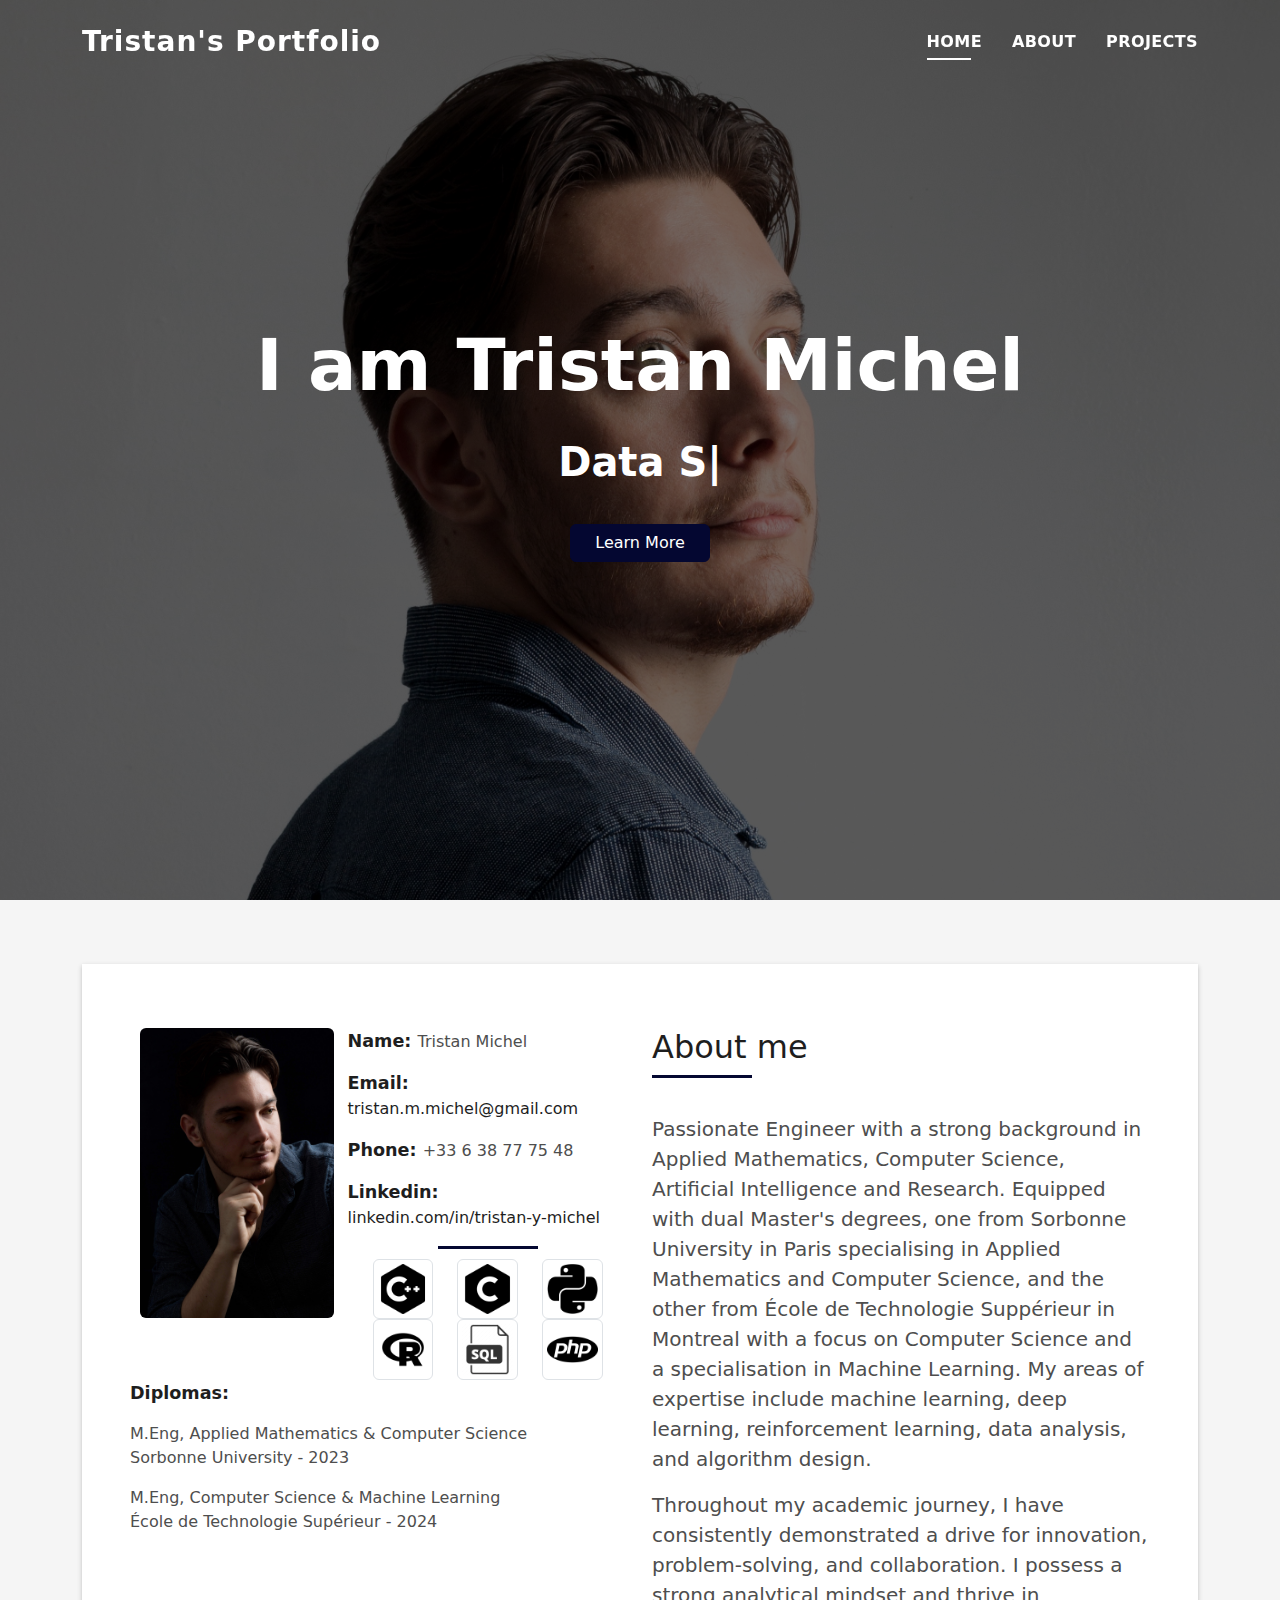
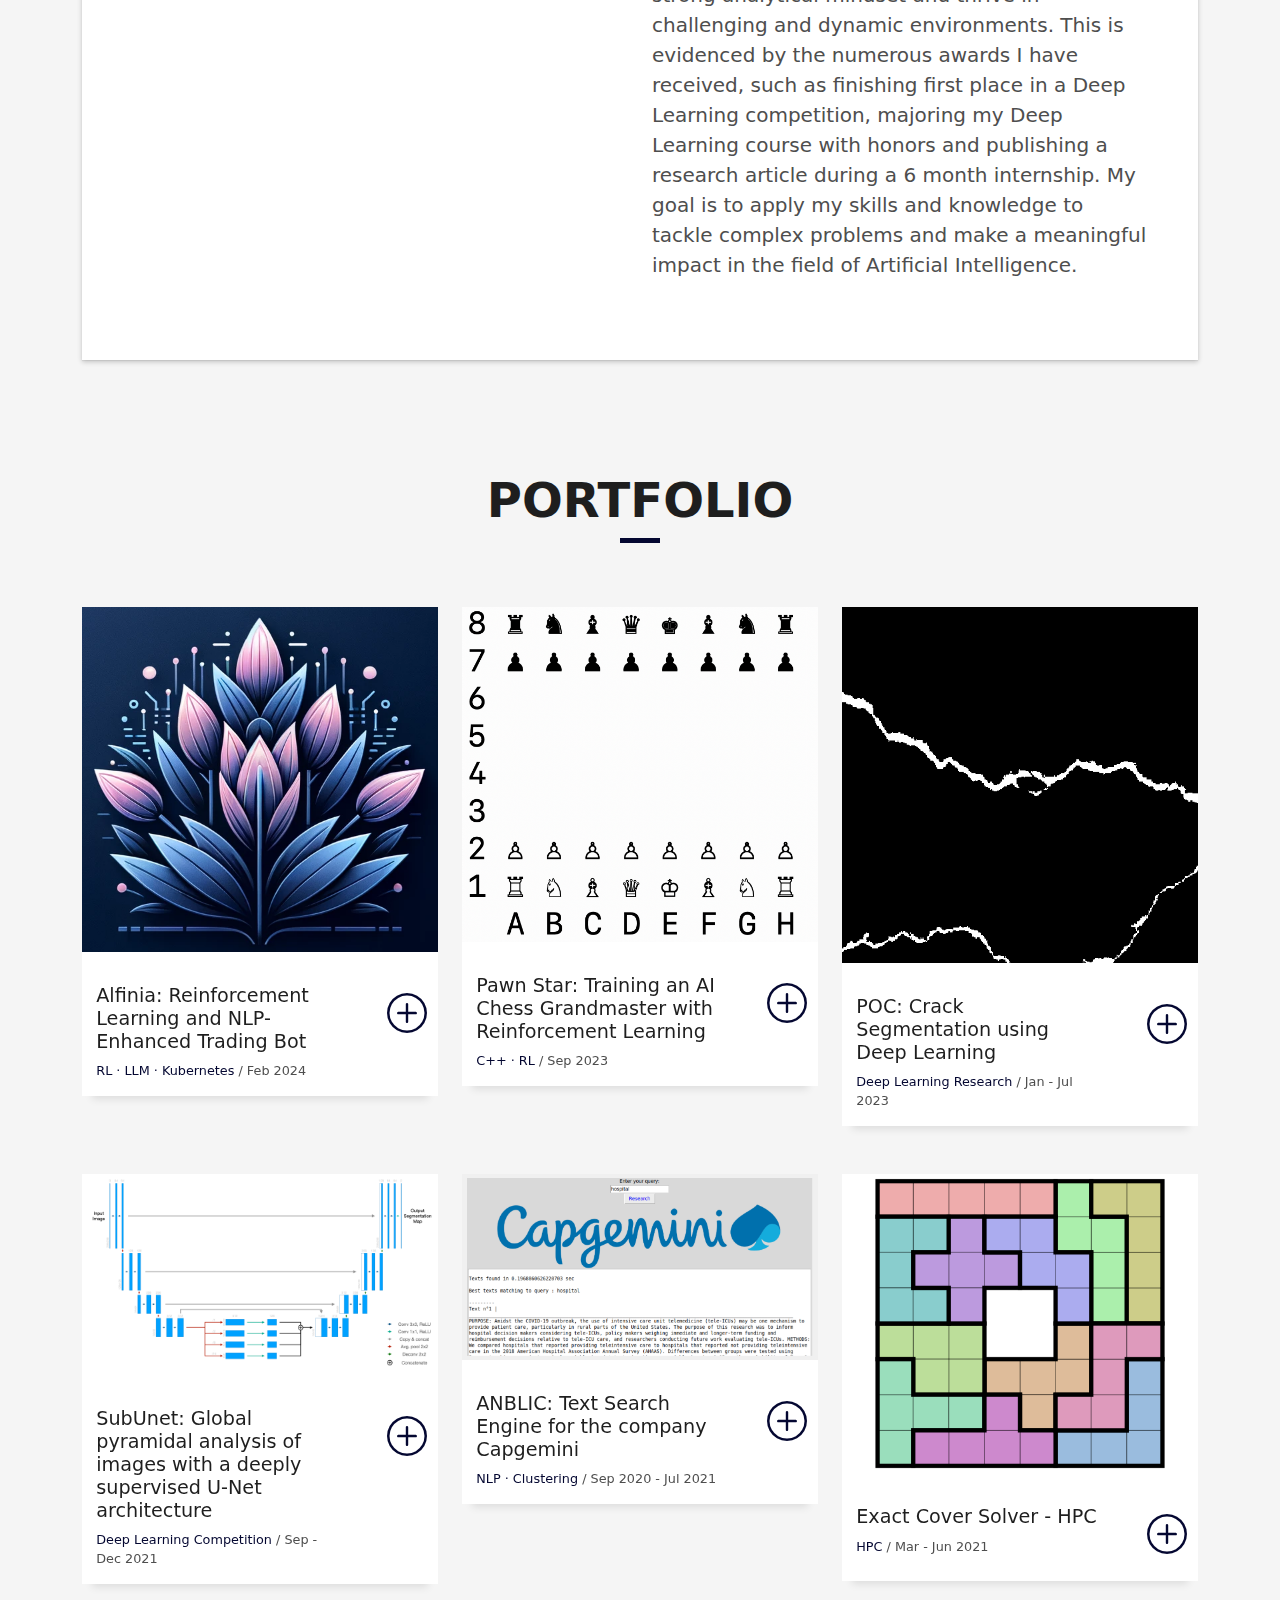
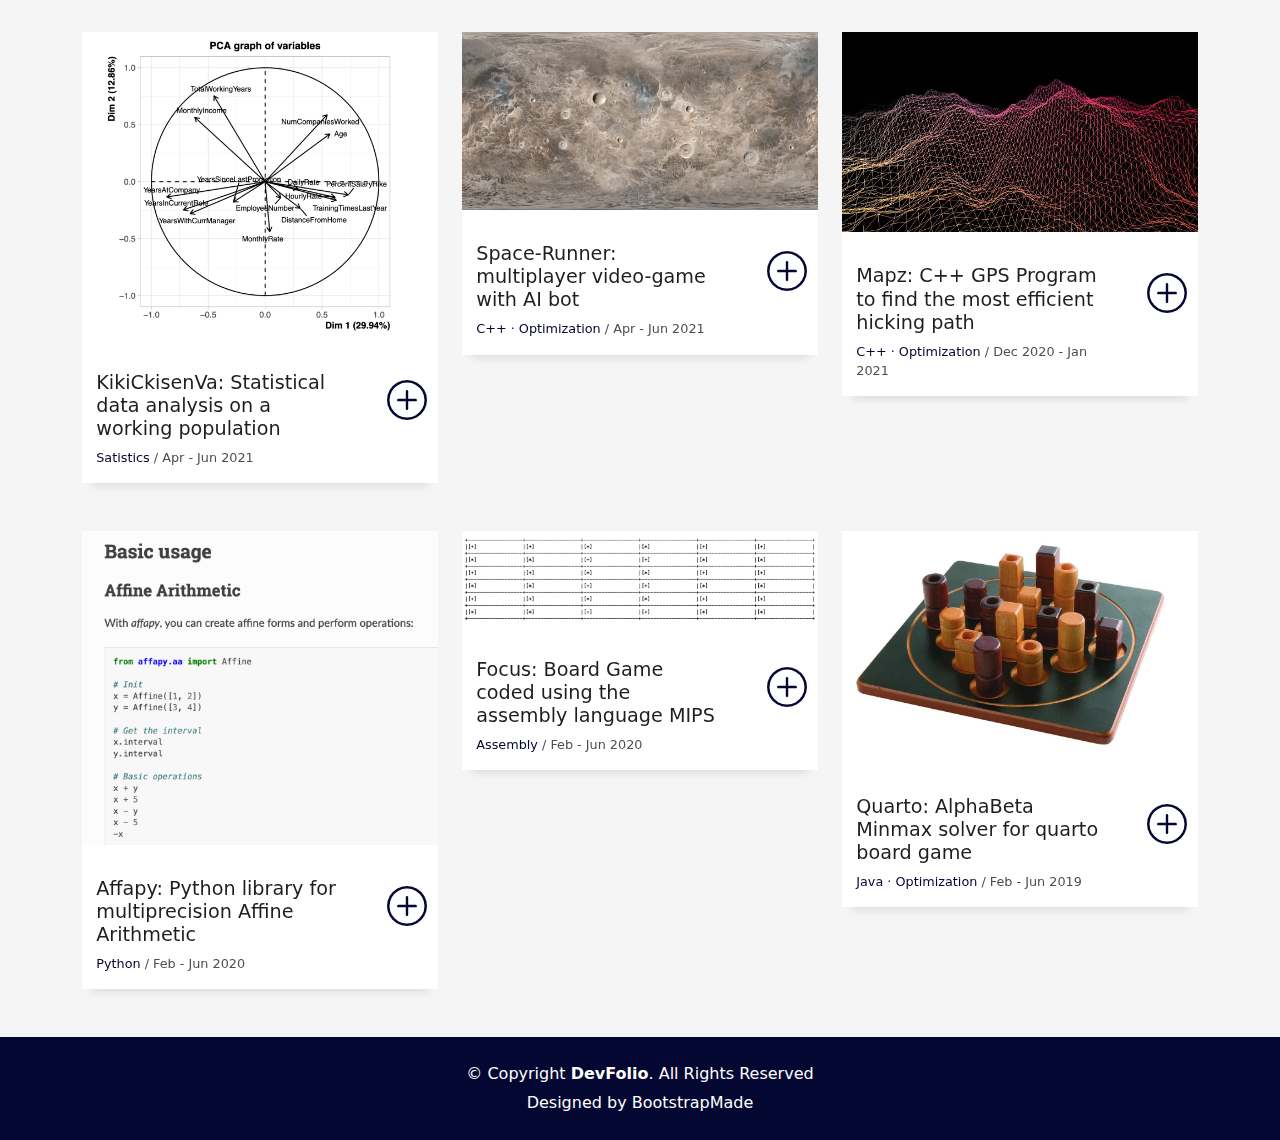
<file: index.html>
<!DOCTYPE html>
<html lang="en">

<head>
  <meta charset="utf-8">
  <meta content="width=device-width, initial-scale=1.0" name="viewport">

  <title>Tristan Michel's Portfolio</title>
  <meta content="" name="description">
  <meta content="" name="keywords">

  <!-- Favicons -->
  <link href="assets/img/favicon.png" rel="icon">
  <link href="assets/img/apple-touch-icon.png" rel="apple-touch-icon">

  <!-- Vendor CSS Files -->
  <link href="assets/vendor/bootstrap/css/bootstrap.min.css" rel="stylesheet">
  <link href="assets/vendor/bootstrap-icons/bootstrap-icons.css" rel="stylesheet">
  <link href="assets/vendor/glightbox/css/glightbox.min.css" rel="stylesheet">
  <link href="assets/vendor/swiper/swiper-bundle.min.css" rel="stylesheet">

  <!-- Template Main CSS File -->
  <link href="assets/css/style.css" rel="stylesheet">

  <style>
    .btn-primary {
      background-color: #040731 !important; /* For background */
      border-color: #040731 !important; /* For border */
    }
  </style>

  <!-- =======================================================
  * Template Name: DevFolio
  * Updated: Jan 29 2024 with Bootstrap v5.3.2
  * Template URL: https://bootstrapmade.com/devfolio-bootstrap-portfolio-pages/html-template/
  * Author: BootstrapMade.com
  * License: https://bootstrapmade.com/license/
  ======================================================== -->
</head>

<body>

  <!-- ======= Header ======= -->
  <header id="header" class="fixed-top">
    <div class="container d-flex align-items-center justify-content-between">

      <h1 class="logo"><a href="index.html">Tristan's Portfolio</a></h1>
      <!-- Uncomment below if you prefer to use an image logo -->
      <!-- <a href="index.html" class="logo"><img src="assets/img/logo.png" alt="" class="img-fluid"></a>-->

      <nav id="navbar" class="navbar">
        <ul>
          <li><a class="nav-link scrollto active" href="#hero">Home</a></li>
          <li><a class="nav-link scrollto" href="#about">About</a></li>
          <li><a class="nav-link scrollto " href="#work">Projects</a></li>
        </ul>
        <i class="bi bi-list mobile-nav-toggle"></i>
      </nav><!-- .navbar -->

    </div>
  </header><!-- End Header -->

  <!-- ======= Hero Section ======= -->
  <div id="hero" class="hero route bg-image" style="background-image: url(assets/img/hero-bg.jpg)">
    <div class="overlay-itro"></div>
    <div class="hero-content display-table">
      <div class="table-cell">
        <div class="container">
          <h1 class="hero-title mb-4">I am Tristan Michel</h1>
          <p class="hero-subtitle"><span class="typed" data-typed-items="Data Scientist, Data Analyst, ML Researcher"></span></p>
          <p class="pt-3"><a class="btn btn-primary btn js-scroll px-4" href="#about" role="button">Learn More</a></p>
        </div>
      </div>
    </div>
  </div><!-- End Hero Section -->

  <main id="main">

    <!-- ======= About Section ======= -->
    <section id="about" class="about-mf sect-pt4 route">
      <div class="container">
        <div class="row">
          <div class="col-sm-12">
            <div class="box-shadow-full">
              <div class="row">
                <div class="col-md-6">
                  <div class="row">
                    <div class="col-sm-6 col-md-5">
                      <div class="about-img">
                        <img src="assets/img/profile-picture.jpg" class="img-fluid rounded b-shadow-a" alt="">
                      </div>
                    </div>
                    <div class="col-sm-6 col-md-7">
                      <div class="about-info">
                        <p><span class="title-s">Name: </span> <span>Tristan Michel</span></p>
                        <!-- <p><span class="title-s">Profile: </span> <span>Innovative Engineer | AI Researcher | Published Author</span></p> -->
                        <p><span class="title-s">Email: </span> <span><a href="mailto:tristan.m.michel@gmail.com" class="text-decoration-none">tristan.m.michel@gmail.com</a></span></p>
                        <p><span class="title-s">Phone: </span> <span>+33 6 38 77 75 48</span></p>
                        <p><span class="title-s">Linkedin: </span> <span><a href="https://linkedin.com/in/tristan-y-michel" class="text-decoration-none">linkedin.com/in/tristan-y-michel</a></span></p>

                        <div class="line-sm"></div>

                        <div class="row">
                          <div class="col-md-10 offset-md-1">
                            <div class="row">
                              <div class="col-4">
                                <img src="assets/img/logo-cpp.png" class="img-thumbnail">
                              </div>
                              <div class="col-4">
                                <img src="assets/img/logo-c.png" class="img-thumbnail">
                              </div>
                              <div class="col-4">
                                <img src="assets/img/logo-python.png" class="img-thumbnail">
                              </div>
                              <div class="col-4">
                                <img src="assets/img/logo-r.png" class="img-thumbnail">
                              </div>
                              <div class="col-4">
                                <img src="assets/img/logo-sql.png" class="img-thumbnail">
                              </div>
                              <div class="col-4">
                                <img src="assets/img/logo-php.png" class="img-thumbnail">
                              </div>
                            </div>
                          </div>
                        </div>
                      </div>
                    </div>
                  </div>
                  <p>
                    <span class="title-s">Diplomas: </span>
                    <p><span>M.Eng, Applied Mathematics & Computer Science</span></br><span>Sorbonne University - 2023</span></p>
                    <p><span>M.Eng, Computer Science & Machine Learning</span></br><span>École de Technologie Supérieur - 2024</span></p>
                  </p>
                </div>
                <div class="col-md-6">
                  <div class="about-me pt-4 pt-md-0">
                    <div class="title-box-2">
                      <h5 class="title-left">
                        About me
                      </h5>
                    </div>
                    <p class="lead">
                      Passionate Engineer with a strong background in Applied Mathematics, Computer Science, Artificial Intelligence and Research. Equipped with dual Master's degrees, one from Sorbonne University in Paris specialising in Applied Mathematics and Computer Science, and the other from École de Technologie Suppérieur in Montreal with a focus on Computer Science and a specialisation in Machine Learning. My areas of expertise include machine learning, deep learning, reinforcement learning, data analysis, and algorithm design.
                    </p>
                    <p class="lead">
                      Throughout my academic journey, I have consistently demonstrated a drive for innovation, problem-solving, and collaboration. I possess a strong analytical mindset and thrive in challenging and dynamic environments. This is evidenced by the numerous awards I have received, such as finishing first place in a Deep Learning competition, majoring my Deep Learning course with honors and publishing a research article during a 6 month internship. My goal is to apply my skills and knowledge to tackle complex problems and make a meaningful impact in the field of Artificial Intelligence.
                    </p>
                  </div>
                </div>
              </div>
            </div>
          </div>
        </div>
      </div>
    </section><!-- End About Section -->

    <!-- ======= Portfolio Section ======= -->
    <section id="work" class="portfolio-pages/mf sect-pt4 route">
      <div class="container">
        <div class="row">
          <div class="col-sm-12">
            <div class="title-box text-center">
              <h3 class="title-a">
                Portfolio
              </h3>
              <div class="line-mf"></div>
            </div>
          </div>
        </div>
        <div class="row">
          <div class="col-md-4">
            <div class="work-box">
              <a href="portfolio-pages/alfinia.html">
                <div class="work-img">
                  <img src="assets/img/project-alfinia.png" alt="" class="img-fluid">
                </div>
              </a>
              <div class="work-content">
                <div class="row">
                  <div class="col-sm-9">
                    <h2 class="w-title">Alfinia: Reinforcement Learning and NLP-Enhanced Trading Bot</h2>
                    <div class="w-more">
                      <span class="w-ctegory">RL · LLM · Kubernetes</span> / <span class="w-date">Feb 2024</span>
                    </div>
                  </div>
                  <div class="col-sm-3">
                    <div class="w-like">
                      <a href="portfolio-pages/alfinia.html"> <span class="bi bi-plus-circle"></span></a>
                    </div>
                  </div>
                </div>
              </div>
            </div>
          </div>
          <div class="col-md-4">
            <div class="work-box">
              <a href="portfolio-pages/pawnstar.html">
                <div class="work-img">
                  <img src="assets/img/project-pawnstar.png" alt="" class="img-fluid">
                </div>
              </a>
              <div class="work-content">
                <div class="row">
                  <div class="col-sm-9">
                    <h2 class="w-title">Pawn Star: Training an AI Chess Grandmaster with Reinforcement Learning</h2>
                    <div class="w-more">
                      <span class="w-ctegory">C++ · RL</span> / <span class="w-date">Sep 2023</span>
                    </div>
                  </div>
                  <div class="col-sm-3">
                    <div class="w-like">
                      <a href="portfolio-pages/pawnstar.html"> <span class="bi bi-plus-circle"></span></a>
                    </div>
                  </div>
                </div>
              </div>
            </div>
          </div>
          <div class="col-md-4">
            <div class="work-box">
              <a href="portfolio-pages/poc.html">
                <div class="work-img">
                  <img src="assets/img/project-poc.png" alt="" class="img-fluid">
                </div>
              </a>
              <div class="work-content">
                <div class="row">
                  <div class="col-sm-9">
                    <h2 class="w-title">POC: Crack Segmentation using Deep Learning</h2>
                    <div class="w-more">
                      <span class="w-ctegory">Deep Learning Research</span> / <span class="w-date">Jan - Jul 2023</span>
                    </div>
                  </div>
                  <div class="col-sm-3">
                    <div class="w-like">
                      <a href="portfolio-pages/poc.html"> <span class="bi bi-plus-circle"></span></a>
                    </div>
                  </div>
                </div>
              </div>
            </div>
          </div>
          <div class="col-md-4">
            <div class="work-box">
              <a href="portfolio-pages/subunet.html">
                <div class="work-img">
                  <img src="assets/img/project-subunet.png" alt="" class="img-fluid">
                </div>
              </a>
              <div class="work-content">
                <div class="row">
                  <div class="col-sm-9">
                    <h2 class="w-title">SubUnet: Global pyramidal analysis of images with a deeply supervised U-Net architecture</h2>
                    <div class="w-more">
                      <span class="w-ctegory">Deep Learning Competition</span> / <span class="w-date">Sep - Dec 2021</span>
                    </div>
                  </div>
                  <div class="col-sm-3">
                    <div class="w-like">
                      <a href="portfolio-pages/subunet.html"> <span class="bi bi-plus-circle"></span></a>
                    </div>
                  </div>
                </div>
              </div>
            </div>
          </div>
          <div class="col-md-4">
            <div class="work-box">
              <a href="portfolio-pages/anblic.html">
                <div class="work-img">
                  <img src="assets/img/project-anblic.png" alt="" class="img-fluid">
                </div>
              </a>
              <div class="work-content">
                <div class="row">
                  <div class="col-sm-9">
                    <h2 class="w-title">ANBLIC: Text Search Engine for the company Capgemini</h2>
                    <div class="w-more">
                      <span class="w-ctegory">NLP · Clustering</span> / <span class="w-date">Sep 2020 - Jul 2021</span>
                    </div>
                  </div>
                  <div class="col-sm-3">
                    <div class="w-like">
                      <a href="portfolio-pages/anblic.html"> <span class="bi bi-plus-circle"></span></a>
                    </div>
                  </div>
                </div>
              </div>
            </div>
          </div>
          <div class="col-md-4">
            <div class="work-box">
              <a href="portfolio-pages/cover.html">
                <div class="work-img">
                  <img src="assets/img/project-cover.png" alt="" class="img-fluid">
                </div>
              </a>
              <div class="work-content">
                <div class="row">
                  <div class="col-sm-9">
                    <h2 class="w-title">Exact Cover Solver - HPC</h2>
                    <div class="w-more">
                      <span class="w-ctegory">HPC</span> / <span class="w-date">Mar - Jun 2021</span>
                    </div>
                  </div>
                  <div class="col-sm-3">
                    <div class="w-like">
                      <a href="portfolio-pages/cover.html"> <span class="bi bi-plus-circle"></span></a>
                    </div>
                  </div>
                </div>
              </div>
            </div>
          </div>
          <div class="col-md-4">
            <div class="work-box">
              <a href="portfolio-pages/kikickisenva.html">
                <div class="work-img">
                  <img src="assets/img/project-kikickisenva.png" alt="" class="img-fluid">
                </div>
              </a>
              <div class="work-content">
                <div class="row">
                  <div class="col-sm-9">
                    <h2 class="w-title">KikiCkisenVa: Statistical data analysis on a working population</h2>
                    <div class="w-more">
                      <span class="w-ctegory">Satistics</span> / <span class="w-date">Apr - Jun 2021</span>
                    </div>
                  </div>
                  <div class="col-sm-3">
                    <div class="w-like">
                      <a href="portfolio-pages/kikickisenva.html"> <span class="bi bi-plus-circle"></span></a>
                    </div>
                  </div>
                </div>
              </div>
            </div>
          </div>
          <div class="col-md-4">
            <div class="work-box">
              <a href="portfolio-pages/space.html">
                <div class="work-img">
                  <img src="assets/img/project-space.jpg" alt="" class="img-fluid">
                </div>
              </a>
              <div class="work-content">
                <div class="row">
                  <div class="col-sm-9">
                    <h2 class="w-title">Space-Runner: multiplayer video-game with AI bot</h2>
                    <div class="w-more">
                      <span class="w-ctegory">C++ · Optimization</span> / <span class="w-date">Apr - Jun 2021</span>
                    </div>
                  </div>
                  <div class="col-sm-3">
                    <div class="w-like">
                      <a href="portfolio-pages/space.html"> <span class="bi bi-plus-circle"></span></a>
                    </div>
                  </div>
                </div>
              </div>
            </div>
          </div>
          <div class="col-md-4">
            <div class="work-box">
              <a href="portfolio-pages/mapz.html">
                <div class="work-img">
                  <img src="assets/img/project-mapz.jpeg" alt="" class="img-fluid">
                </div>
              </a>
              <div class="work-content">
                <div class="row">
                  <div class="col-sm-9">
                    <h2 class="w-title">Mapz: C++ GPS Program to find the most efficient hicking path</h2>
                    <div class="w-more">
                      <span class="w-ctegory">C++ · Optimization</span> / <span class="w-date">Dec 2020 - Jan 2021</span>
                    </div>
                  </div>
                  <div class="col-sm-3">
                    <div class="w-like">
                      <a href="portfolio-pages/mapz.html"> <span class="bi bi-plus-circle"></span></a>
                    </div>
                  </div>
                </div>
              </div>
            </div>
          </div>
          <div class="col-md-4">
            <div class="work-box">
              <a href="portfolio-pages/affapy.html">
                <div class="work-img">
                  <img src="assets/img/project-affapy.png" alt="" class="img-fluid">
                </div>
              </a>
              <div class="work-content">
                <div class="row">
                  <div class="col-sm-9">
                    <h2 class="w-title">Affapy: Python library for multiprecision Affine Arithmetic</h2>
                    <div class="w-more">
                      <span class="w-ctegory">Python</span> / <span class="w-date">Feb - Jun 2020</span>
                    </div>
                  </div>
                  <div class="col-sm-3">
                    <div class="w-like">
                      <a href="portfolio-pages/affapy.html"> <span class="bi bi-plus-circle"></span></a>
                    </div>
                  </div>
                </div>
              </div>
            </div>
          </div>
          <div class="col-md-4">
            <div class="work-box">
              <a href="portfolio-pages/focus.html">
                <div class="work-img">
                  <img src="assets/img/project-focus.png" alt="" class="img-fluid">
                </div>
              </a>
              <div class="work-content">
                <div class="row">
                  <div class="col-sm-9">
                    <h2 class="w-title">Focus: Board Game coded using the assembly language MIPS</h2>
                    <div class="w-more">
                      <span class="w-ctegory">Assembly</span> / <span class="w-date">Feb - Jun 2020</span>
                    </div>
                  </div>
                  <div class="col-sm-3">
                    <div class="w-like">
                      <a href="portfolio-pages/focus.html"> <span class="bi bi-plus-circle"></span></a>
                    </div>
                  </div>
                </div>
              </div>
            </div>
          </div>
          <div class="col-md-4">
            <div class="work-box">
              <a href="portfolio-pages/quarto.html">
                <div class="work-img">
                  <img src="assets/img/project-quarto.jpeg" alt="" class="img-fluid">
                </div>
              </a>
              <div class="work-content">
                <div class="row">
                  <div class="col-sm-9">
                    <h2 class="w-title">Quarto: AlphaBeta Minmax solver for quarto board game</h2>
                    <div class="w-more">
                      <span class="w-ctegory">Java · Optimization</span> / <span class="w-date">Feb - Jun 2019</span>
                    </div>
                  </div>
                  <div class="col-sm-3">
                    <div class="w-like">
                      <a href="portfolio-pages/quarto.html"> <span class="bi bi-plus-circle"></span></a>
                    </div>
                  </div>
                </div>
              </div>
            </div>
          </div>

        </div>
      </div>
    </section><!-- End Portfolio Section -->

  </main><!-- End #main -->

  <!-- ======= Footer ======= -->
  <footer>
    <div class="container">
      <div class="row">
        <div class="col-sm-12">
          <div class="copyright-box">
            <p class="copyright">&copy; Copyright <strong>DevFolio</strong>. All Rights Reserved</p>
            <div class="credits">
              <!--
              All the links in the footer should remain intact.
              You can delete the links only if you purchased the pro version.
              Licensing information: https://bootstrapmade.com/license/
              Purchase the pro version with working PHP/AJAX contact form: https://bootstrapmade.com/buy/?theme=DevFolio
            -->
              Designed by <a href="https://bootstrapmade.com/">BootstrapMade</a>
            </div>
          </div>
        </div>
      </div>
    </div>
  </footer><!-- End  Footer -->

  <div id="preloader"></div>
  <a href="#" class="back-to-top d-flex align-items-center justify-content-center"><i class="bi bi-arrow-up-short"></i></a>

  <!-- Vendor JS Files -->
  <script src="assets/vendor/purecounter/purecounter_vanilla.js"></script>
  <script src="assets/vendor/bootstrap/js/bootstrap.bundle.min.js"></script>
  <script src="assets/vendor/glightbox/js/glightbox.min.js"></script>
  <script src="assets/vendor/swiper/swiper-bundle.min.js"></script>
  <script src="assets/vendor/typed.js/typed.umd.js"></script>
  <script src="assets/vendor/php-email-form/validate.js"></script>

  <!-- Template Main JS File -->
  <script src="assets/js/main.js"></script>

</body>

</html>
</file>
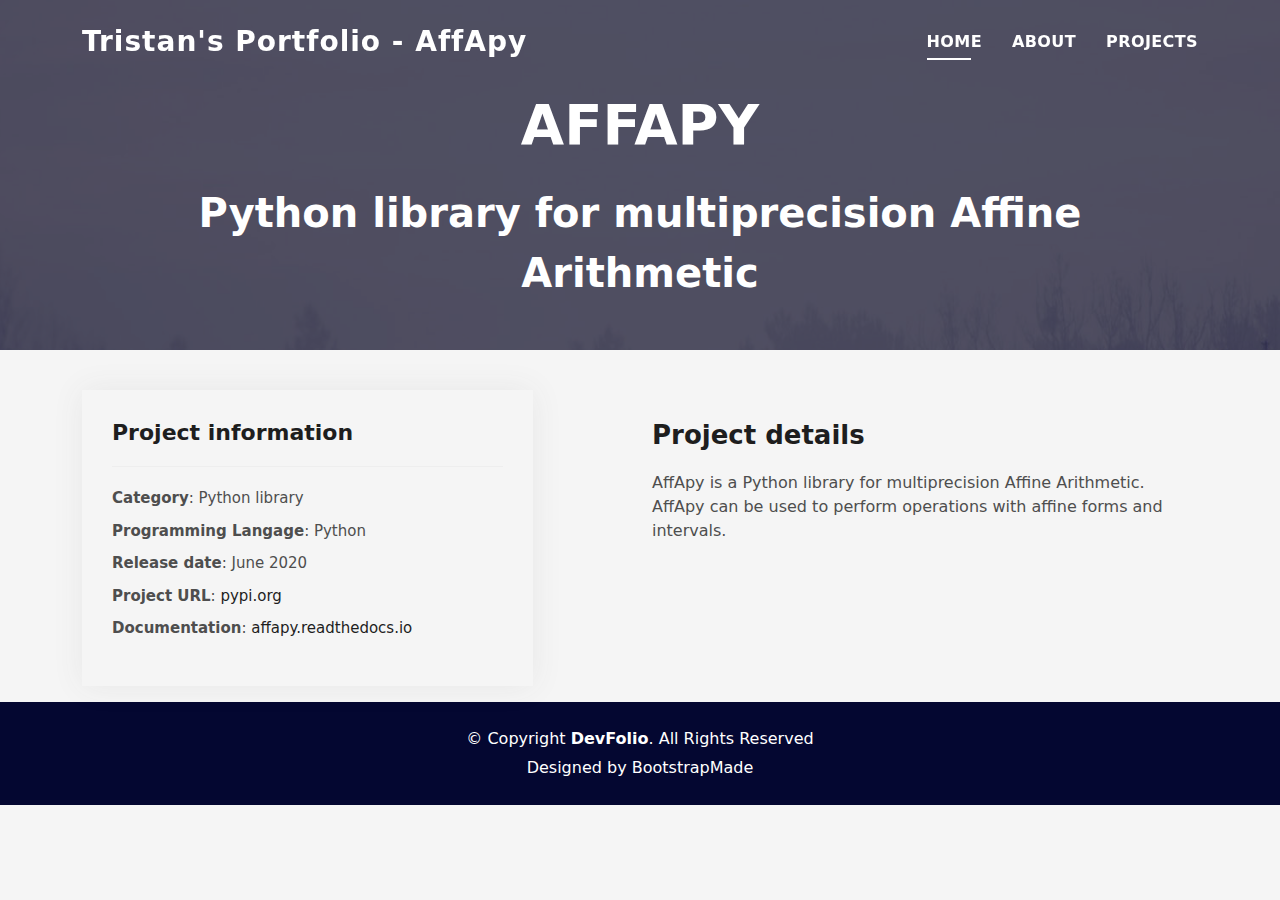
<file: portfolio-pages/affapy.html>
<!DOCTYPE html>
<html lang="en">

<head>
  <meta charset="utf-8">
  <meta content="width=device-width, initial-scale=1.0" name="viewport">

  <title>Tristan's Portfolio - AffApy</title>
  <meta content="" name="description">
  <meta content="" name="keywords">

  <!-- Favicons -->
  <link href="../assets/img/favicon.png" rel="icon">
  <link href="../assets/img/apple-touch-icon.png" rel="apple-touch-icon">

  <!-- Vendor CSS Files -->
  <link href="../assets/vendor/bootstrap/css/bootstrap.min.css" rel="stylesheet">
  <link href="../assets/vendor/bootstrap-icons/bootstrap-icons.css" rel="stylesheet">
  <link href="../assets/vendor/glightbox/css/glightbox.min.css" rel="stylesheet">
  <link href="../assets/vendor/swiper/swiper-bundle.min.css" rel="stylesheet">

  <!-- Template Main CSS File -->
  <link href="../assets/css/style.css" rel="stylesheet">

  <!-- =======================================================
  * Template Name: DevFolio
  * Updated: Jan 29 2024 with Bootstrap v5.3.2
  * Template URL: https://bootstrapmade.com/devfolio-bootstrap-portfolio-html-template/
  * Author: BootstrapMade.com
  * License: https://bootstrapmade.com/license/
  ======================================================== -->
</head>

<body>

  <!-- ======= Header ======= -->
  <header id="header" class="fixed-top">
    <div class="container d-flex align-items-center justify-content-between">

      <h1 class="logo"><a href="../index.html">Tristan's Portfolio - AffApy</a></h1>
      <!-- Uncomment below if you prefer to use an image logo -->
      <!-- <a href="../index.html" class="logo"><img src="../assets/img/logo.png" alt="" class="img-fluid"></a>-->

      <nav id="navbar" class="navbar">
        <ul>
          <li><a class="nav-link scrollto active" href="../index.html#hero">Home</a></li>
          <li><a class="nav-link scrollto" href="../index.html#about">About</a></li>
          <li><a class="nav-link scrollto " href="../index.html#work">Projects</a></li>
        </ul>
        <i class="bi bi-list mobile-nav-toggle"></i>
      </nav><!-- .navbar -->

    </div>
  </header><!-- End Header -->

  <div class="hero hero-single route bg-image" style="background-image: url(../assets/img/overlay-bg.jpg)">
    <div class="overlay-mf"></div>
    <div class="hero-content display-table">
      <div class="table-cell">
        <div class="container">
          <h2 class="hero-title mb-4">AffApy</h2>
          <p class="hero-subtitle">Python library for multiprecision Affine Arithmetic</p>
        </div>
      </div>
    </div>
  </div>

  <main id="main">

    <!-- ======= Portfolio Details Section ======= -->
    <section id="portfolio-details" class="portfolio-details">
      <div class="container mb-3">

        <div class="row gy-4">

          <div class="col-lg-5">
            <!-- <div class="portfolio-details-slider swiper">
              <div class="swiper-wrapper align-items-center">

                <div class="swiper-slide">
                  <img src="../assets/img/portfolio-details-1.jpg" alt="">
                </div>

                <div class="swiper-slide">
                  <img src="../assets/img/portfolio-details-2.jpg" alt="">
                </div>

                <div class="swiper-slide">
                  <img src="../assets/img/portfolio-details-3.jpg" alt="">
                </div>

              </div>
              <div class="swiper-pagination"></div>
            </div> -->
            <div class="portfolio-info">
              <h3>Project information</h3>
              <ul>
                <li><strong>Category</strong>: Python library</li>
                <li><strong>Programming Langage</strong>: Python</li>
                <li><strong>Release date</strong>: June 2020</li>
                <li><strong>Project URL</strong>: <a href="https://pypi.org/project/affapy/">pypi.org</a></li>
                <li><strong>Documentation</strong>: <a href="https://affapy.readthedocs.io/en/latest/">affapy.readthedocs.io</a></li>
              </ul>
            </div>
          </div>

          <div class="col-lg-6 offset-md-1">
            <div class="portfolio-description">
              <h2>Project details</h2>
              <p>AffApy is a Python library for multiprecision Affine Arithmetic. AffApy can be used to perform operations with affine forms and intervals.</p>
            </div>
          </div>
        </div>

      </div>
    </section><!-- End Portfolio Details Section -->

  </main><!-- End #main -->

  <!-- ======= Footer ======= -->
  <footer>
    <div class="container">
      <div class="row">
        <div class="col-sm-12">
          <div class="copyright-box">
            <p class="copyright">&copy; Copyright <strong>DevFolio</strong>. All Rights Reserved</p>
            <div class="credits">
              <!--
              All the links in the footer should remain intact.
              You can delete the links only if you purchased the pro version.
              Licensing information: https://bootstrapmade.com/license/
              Purchase the pro version with working PHP/AJAX contact form: https://bootstrapmade.com/buy/?theme=DevFolio
            -->
              Designed by <a href="https://bootstrapmade.com/">BootstrapMade</a>
            </div>
          </div>
        </div>
      </div>
    </div>
  </footer><!-- End  Footer -->

  <div id="preloader"></div>
  <a href="#" class="back-to-top d-flex align-items-center justify-content-center"><i class="bi bi-arrow-up-short"></i></a>

  <!-- Vendor JS Files -->
  <script src="../assets/vendor/purecounter/purecounter_vanilla.js"></script>
  <script src="../assets/vendor/bootstrap/js/bootstrap.bundle.min.js"></script>
  <script src="../assets/vendor/glightbox/js/glightbox.min.js"></script>
  <script src="../assets/vendor/swiper/swiper-bundle.min.js"></script>
  <script src="../assets/vendor/typed.js/typed.umd.js"></script>

  <!-- Template Main JS File -->
  <script src="../assets/js/main.js"></script>

</body>

</html>
</file>
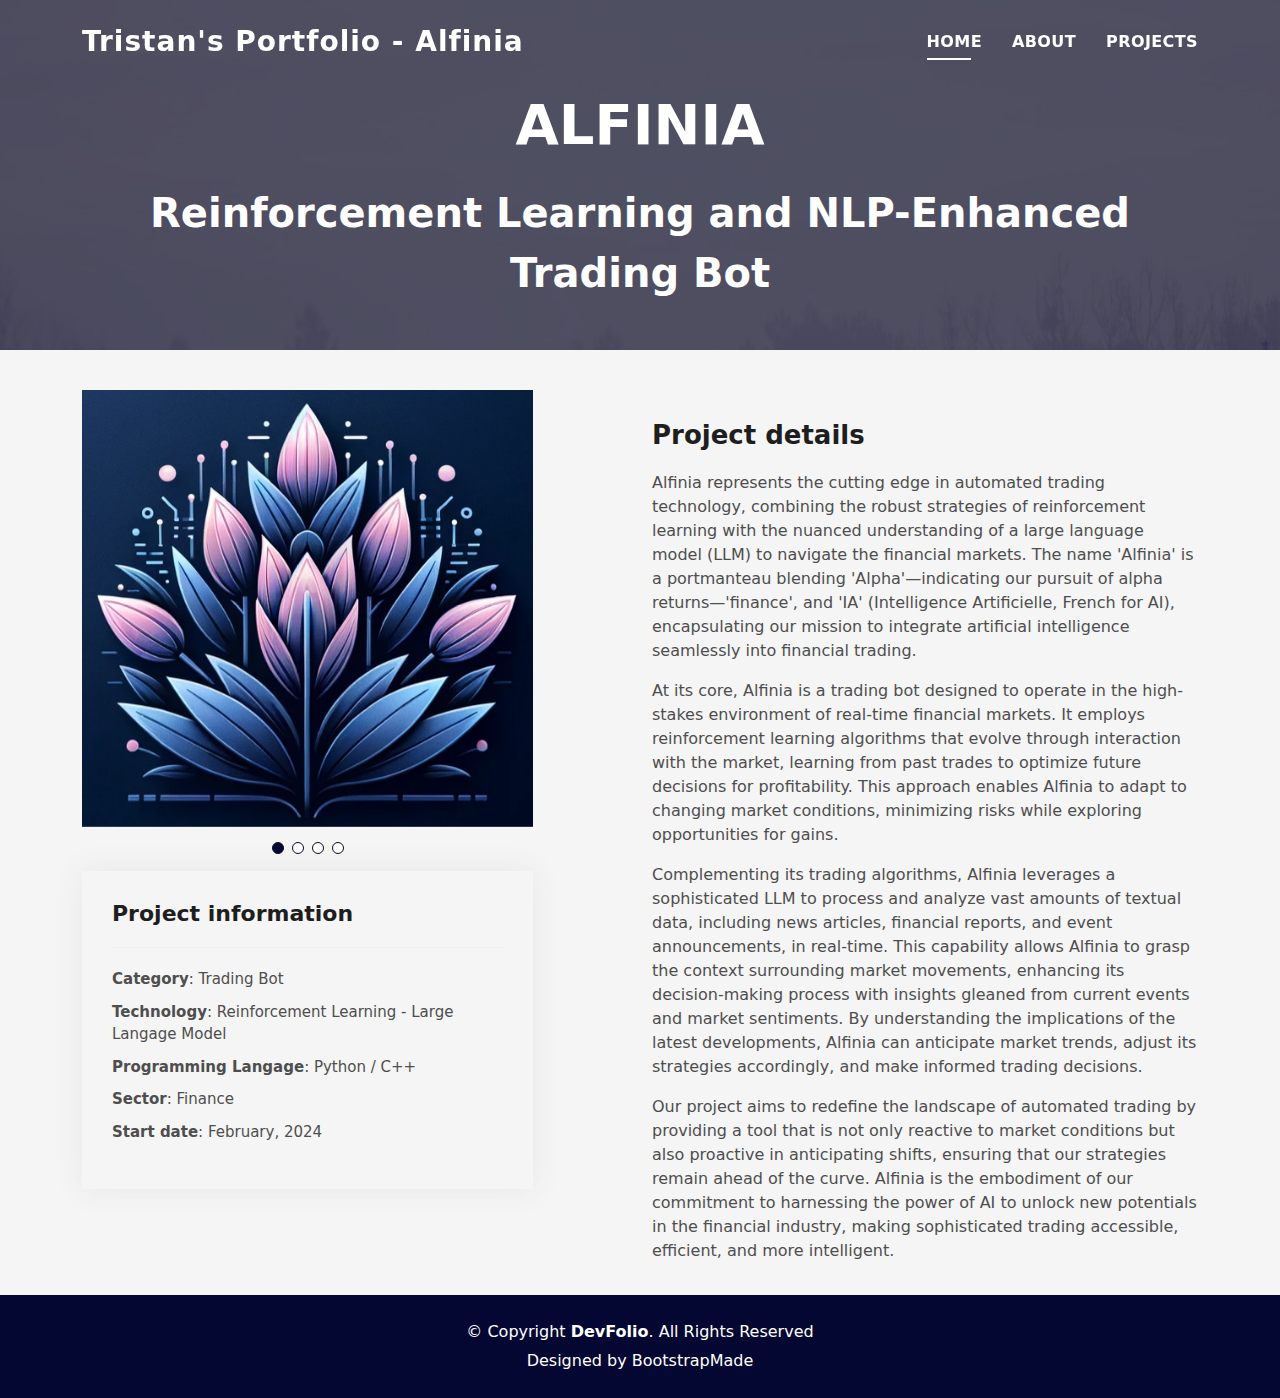
<file: portfolio-pages/alfinia.html>
<!DOCTYPE html>
<html lang="en">

<head>
  <meta charset="utf-8">
  <meta content="width=device-width, initial-scale=1.0" name="viewport">

  <title>Tristan's Portfolio - Alfinia</title>
  <meta content="" name="description">
  <meta content="" name="keywords">

  <!-- Favicons -->
  <link href="../assets/img/favicon.png" rel="icon">
  <link href="../assets/img/apple-touch-icon.png" rel="apple-touch-icon">

  <!-- Vendor CSS Files -->
  <link href="../assets/vendor/bootstrap/css/bootstrap.min.css" rel="stylesheet">
  <link href="../assets/vendor/bootstrap-icons/bootstrap-icons.css" rel="stylesheet">
  <link href="../assets/vendor/glightbox/css/glightbox.min.css" rel="stylesheet">
  <link href="../assets/vendor/swiper/swiper-bundle.min.css" rel="stylesheet">

  <!-- Template Main CSS File -->
  <link href="../assets/css/style.css" rel="stylesheet">

  <!-- =======================================================
  * Template Name: DevFolio
  * Updated: Jan 29 2024 with Bootstrap v5.3.2
  * Template URL: https://bootstrapmade.com/devfolio-bootstrap-portfolio-html-template/
  * Author: BootstrapMade.com
  * License: https://bootstrapmade.com/license/
  ======================================================== -->
</head>

<body>

  <!-- ======= Header ======= -->
  <header id="header" class="fixed-top">
    <div class="container d-flex align-items-center justify-content-between">

      <h1 class="logo"><a href="../index.html">Tristan's Portfolio - Alfinia</a></h1>
      <!-- Uncomment below if you prefer to use an image logo -->
      <!-- <a href="../index.html" class="logo"><img src="../assets/img/logo.png" alt="" class="img-fluid"></a>-->

      <nav id="navbar" class="navbar">
        <ul>
          <li><a class="nav-link scrollto active" href="../index.html#hero">Home</a></li>
          <li><a class="nav-link scrollto" href="../index.html#about">About</a></li>
          <li><a class="nav-link scrollto " href="../index.html#work">Projects</a></li>
        </ul>
        <i class="bi bi-list mobile-nav-toggle"></i>
      </nav><!-- .navbar -->

    </div>
  </header><!-- End Header -->

  <div class="hero hero-single route bg-image" style="background-image: url(../assets/img/overlay-bg.jpg)">
    <div class="overlay-mf"></div>
    <div class="hero-content display-table">
      <div class="table-cell">
        <div class="container">
          <h2 class="hero-title mb-4">Alfinia</h2>
          <p class="hero-subtitle">Reinforcement Learning and NLP-Enhanced Trading Bot</p>
        </div>
      </div>
    </div>
  </div>

  <main id="main">

    <!-- ======= Portfolio Details Section ======= -->
    <section id="portfolio-details" class="portfolio-details">
      <div class="container mb-3">

        <div class="row gy-4">

          <div class="col-lg-5">
            <div class="portfolio-details-slider swiper">
              <div class="swiper-wrapper align-items-center">

                <div class="swiper-slide">
                  <img src="../assets/img/project-alfinia.png" alt="">
                </div>

                <div class="swiper-slide">
                  <img src="../assets/img/logo-rllib.png" alt="">
                </div>

                <div class="swiper-slide">
                  <img src="../assets/img/logo-chatgpt.png" alt="">
                </div>

                <div class="swiper-slide">
                  <img src="../assets/img/logo-kubernetes.png" alt="">
                </div>

              </div>
              <div class="swiper-pagination"></div>
            </div>
            <div class="portfolio-info">
              <h3>Project information</h3>
              <ul>
                <li><strong>Category</strong>: Trading Bot</li>
                <li><strong>Technology</strong>: Reinforcement Learning - Large Langage Model</li>
                <li><strong>Programming Langage</strong>: Python / C++</li>
                <li><strong>Sector</strong>: Finance</li>
                <li><strong>Start date</strong>: February, 2024</li>
                <!-- <li><strong>Project URL</strong>: <a href="#">www.example.com</a></li> -->
              </ul>
            </div>
          </div>

          <div class="col-lg-6 offset-md-1">
            <div class="portfolio-description">
              <h2>Project details</h2>
              <p>Alfinia represents the cutting edge in automated trading technology, combining the robust strategies of reinforcement learning with the nuanced understanding of a large language model (LLM) to navigate the financial markets. The name 'Alfinia' is a portmanteau blending 'Alpha'—indicating our pursuit of alpha returns—'finance', and 'IA' (Intelligence Artificielle, French for AI), encapsulating our mission to integrate artificial intelligence seamlessly into financial trading.</p>
              <p>At its core, Alfinia is a trading bot designed to operate in the high-stakes environment of real-time financial markets. It employs reinforcement learning algorithms that evolve through interaction with the market, learning from past trades to optimize future decisions for profitability. This approach enables Alfinia to adapt to changing market conditions, minimizing risks while exploring opportunities for gains.</p>
              <p>Complementing its trading algorithms, Alfinia leverages a sophisticated LLM to process and analyze vast amounts of textual data, including news articles, financial reports, and event announcements, in real-time. This capability allows Alfinia to grasp the context surrounding market movements, enhancing its decision-making process with insights gleaned from current events and market sentiments. By understanding the implications of the latest developments, Alfinia can anticipate market trends, adjust its strategies accordingly, and make informed trading decisions.</p>
              <p>Our project aims to redefine the landscape of automated trading by providing a tool that is not only reactive to market conditions but also proactive in anticipating shifts, ensuring that our strategies remain ahead of the curve. Alfinia is the embodiment of our commitment to harnessing the power of AI to unlock new potentials in the financial industry, making sophisticated trading accessible, efficient, and more intelligent.</p>
            </div>
          </div>
        </div>

      </div>
    </section><!-- End Portfolio Details Section -->

  </main><!-- End #main -->

  <!-- ======= Footer ======= -->
  <footer>
    <div class="container">
      <div class="row">
        <div class="col-sm-12">
          <div class="copyright-box">
            <p class="copyright">&copy; Copyright <strong>DevFolio</strong>. All Rights Reserved</p>
            <div class="credits">
              <!--
              All the links in the footer should remain intact.
              You can delete the links only if you purchased the pro version.
              Licensing information: https://bootstrapmade.com/license/
              Purchase the pro version with working PHP/AJAX contact form: https://bootstrapmade.com/buy/?theme=DevFolio
            -->
              Designed by <a href="https://bootstrapmade.com/">BootstrapMade</a>
            </div>
          </div>
        </div>
      </div>
    </div>
  </footer><!-- End  Footer -->

  <div id="preloader"></div>
  <a href="#" class="back-to-top d-flex align-items-center justify-content-center"><i class="bi bi-arrow-up-short"></i></a>

  <!-- Vendor JS Files -->
  <script src="../assets/vendor/purecounter/purecounter_vanilla.js"></script>
  <script src="../assets/vendor/bootstrap/js/bootstrap.bundle.min.js"></script>
  <script src="../assets/vendor/glightbox/js/glightbox.min.js"></script>
  <script src="../assets/vendor/swiper/swiper-bundle.min.js"></script>
  <script src="../assets/vendor/typed.js/typed.umd.js"></script>

  <!-- Template Main JS File -->
  <script src="../assets/js/main.js"></script>

</body>

</html>
</file>
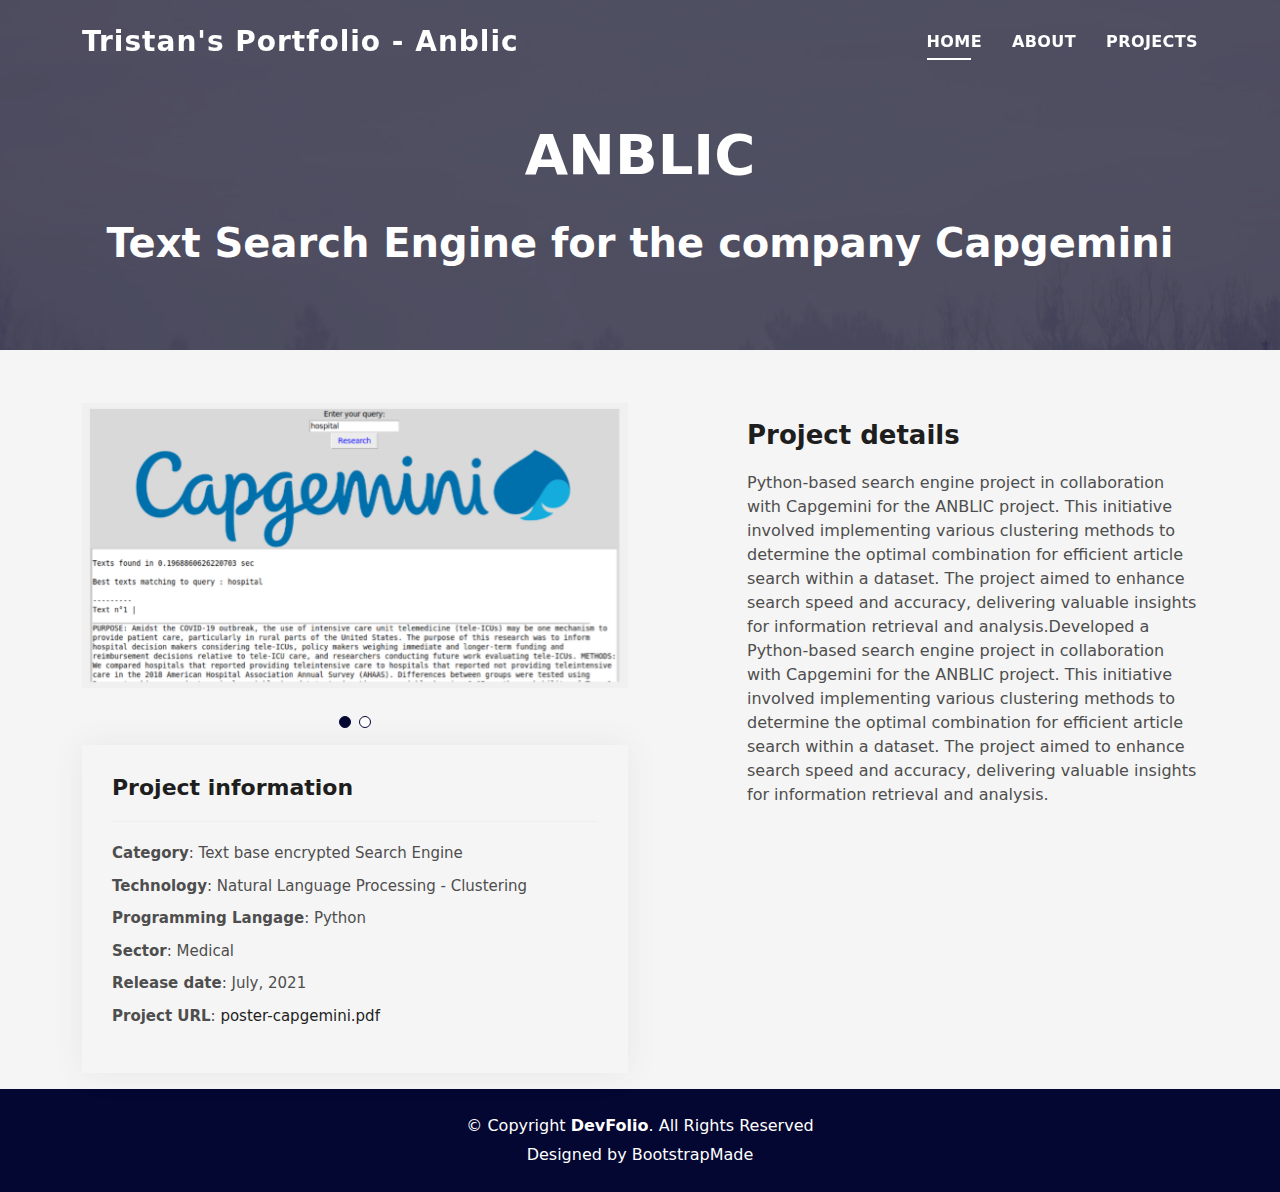
<file: portfolio-pages/anblic.html>
<!DOCTYPE html>
<html lang="en">

<head>
  <meta charset="utf-8">
  <meta content="width=device-width, initial-scale=1.0" name="viewport">

  <title>Tristan's Portfolio - Anblic</title>
  <meta content="" name="description">
  <meta content="" name="keywords">

  <!-- Favicons -->
  <link href="../assets/img/favicon.png" rel="icon">
  <link href="../assets/img/apple-touch-icon.png" rel="apple-touch-icon">

  <!-- Vendor CSS Files -->
  <link href="../assets/vendor/bootstrap/css/bootstrap.min.css" rel="stylesheet">
  <link href="../assets/vendor/bootstrap-icons/bootstrap-icons.css" rel="stylesheet">
  <link href="../assets/vendor/glightbox/css/glightbox.min.css" rel="stylesheet">
  <link href="../assets/vendor/swiper/swiper-bundle.min.css" rel="stylesheet">

  <!-- Template Main CSS File -->
  <link href="../assets/css/style.css" rel="stylesheet">

  <!-- =======================================================
  * Template Name: DevFolio
  * Updated: Jan 29 2024 with Bootstrap v5.3.2
  * Template URL: https://bootstrapmade.com/devfolio-bootstrap-portfolio-html-template/
  * Author: BootstrapMade.com
  * License: https://bootstrapmade.com/license/
  ======================================================== -->
</head>

<body>

  <!-- ======= Header ======= -->
  <header id="header" class="fixed-top">
    <div class="container d-flex align-items-center justify-content-between">

      <h1 class="logo"><a href="../index.html">Tristan's Portfolio - Anblic</a></h1>
      <!-- Uncomment below if you prefer to use an image logo -->
      <!-- <a href="../index.html" class="logo"><img src="../assets/img/logo.png" alt="" class="img-fluid"></a>-->

      <nav id="navbar" class="navbar">
        <ul>
          <li><a class="nav-link scrollto active" href="../index.html#hero">Home</a></li>
          <li><a class="nav-link scrollto" href="../index.html#about">About</a></li>
          <li><a class="nav-link scrollto " href="../index.html#work">Projects</a></li>
        </ul>
        <i class="bi bi-list mobile-nav-toggle"></i>
      </nav><!-- .navbar -->

    </div>
  </header><!-- End Header -->

  <div class="hero hero-single route bg-image" style="background-image: url(../assets/img/overlay-bg.jpg)">
    <div class="overlay-mf"></div>
    <div class="hero-content display-table">
      <div class="table-cell">
        <div class="container">
          <h2 class="hero-title mb-4">Anblic</h2>
          <p class="hero-subtitle">Text Search Engine for the company Capgemini</p>
        </div>
      </div>
    </div>
  </div>

  <main id="main">

    <!-- ======= Portfolio Details Section ======= -->
    <section id="portfolio-details" class="portfolio-details">
      <div class="container mb-3">

        <div class="row gy-4">

          <div class="col-lg-6">
            <div class="portfolio-details-slider swiper">
              <div class="swiper-wrapper align-items-center">

                <div class="swiper-slide">
                  <img src="../assets/img/project-anblic.png" alt="">
                </div>

                <div class="swiper-slide">
                  <img src="../assets/img/project-anblic-tsne.png" alt="">
                </div>

              </div>
              <div class="swiper-pagination"></div>
            </div>
            <div class="portfolio-info">
              <h3>Project information</h3>
              <ul>
                <li><strong>Category</strong>: Text base encrypted Search Engine</li>
                <li><strong>Technology</strong>: Natural Language Processing - Clustering</li>
                <li><strong>Programming Langage</strong>: Python</li>
                <li><strong>Sector</strong>: Medical</li>
                <li><strong>Release date</strong>: July, 2021</li>
                <li><strong>Project URL</strong>: <a href="https://www.polytech.sorbonne-universite.fr/sites/default/files/2021-06/poster-capgemini.pdf">poster-capgemini.pdf</a></li>
              </ul>
            </div>
          </div>

          <div class="col-lg-5 offset-md-1">
            <div class="portfolio-description">
              <h2>Project details</h2>
              <p>Python-based search engine project in collaboration with Capgemini for the ANBLIC project. This initiative involved implementing various clustering methods to determine the optimal combination for efficient article search within a dataset. The project aimed to enhance search speed and accuracy, delivering valuable insights for information retrieval and analysis.Developed a Python-based search engine project in collaboration with Capgemini for the ANBLIC project. This initiative involved implementing various clustering methods to determine the optimal combination for efficient article search within a dataset. The project aimed to enhance search speed and accuracy, delivering valuable insights for information retrieval and analysis.</p>
            </div>
          </div>
        </div>

      </div>
    </section><!-- End Portfolio Details Section -->

  </main><!-- End #main -->

  <!-- ======= Footer ======= -->
  <footer>
    <div class="container">
      <div class="row">
        <div class="col-sm-12">
          <div class="copyright-box">
            <p class="copyright">&copy; Copyright <strong>DevFolio</strong>. All Rights Reserved</p>
            <div class="credits">
              <!--
              All the links in the footer should remain intact.
              You can delete the links only if you purchased the pro version.
              Licensing information: https://bootstrapmade.com/license/
              Purchase the pro version with working PHP/AJAX contact form: https://bootstrapmade.com/buy/?theme=DevFolio
            -->
              Designed by <a href="https://bootstrapmade.com/">BootstrapMade</a>
            </div>
          </div>
        </div>
      </div>
    </div>
  </footer><!-- End  Footer -->

  <div id="preloader"></div>
  <a href="#" class="back-to-top d-flex align-items-center justify-content-center"><i class="bi bi-arrow-up-short"></i></a>

  <!-- Vendor JS Files -->
  <script src="../assets/vendor/purecounter/purecounter_vanilla.js"></script>
  <script src="../assets/vendor/bootstrap/js/bootstrap.bundle.min.js"></script>
  <script src="../assets/vendor/glightbox/js/glightbox.min.js"></script>
  <script src="../assets/vendor/swiper/swiper-bundle.min.js"></script>
  <script src="../assets/vendor/typed.js/typed.umd.js"></script>

  <!-- Template Main JS File -->
  <script src="../assets/js/main.js"></script>

</body>

</html>
</file>
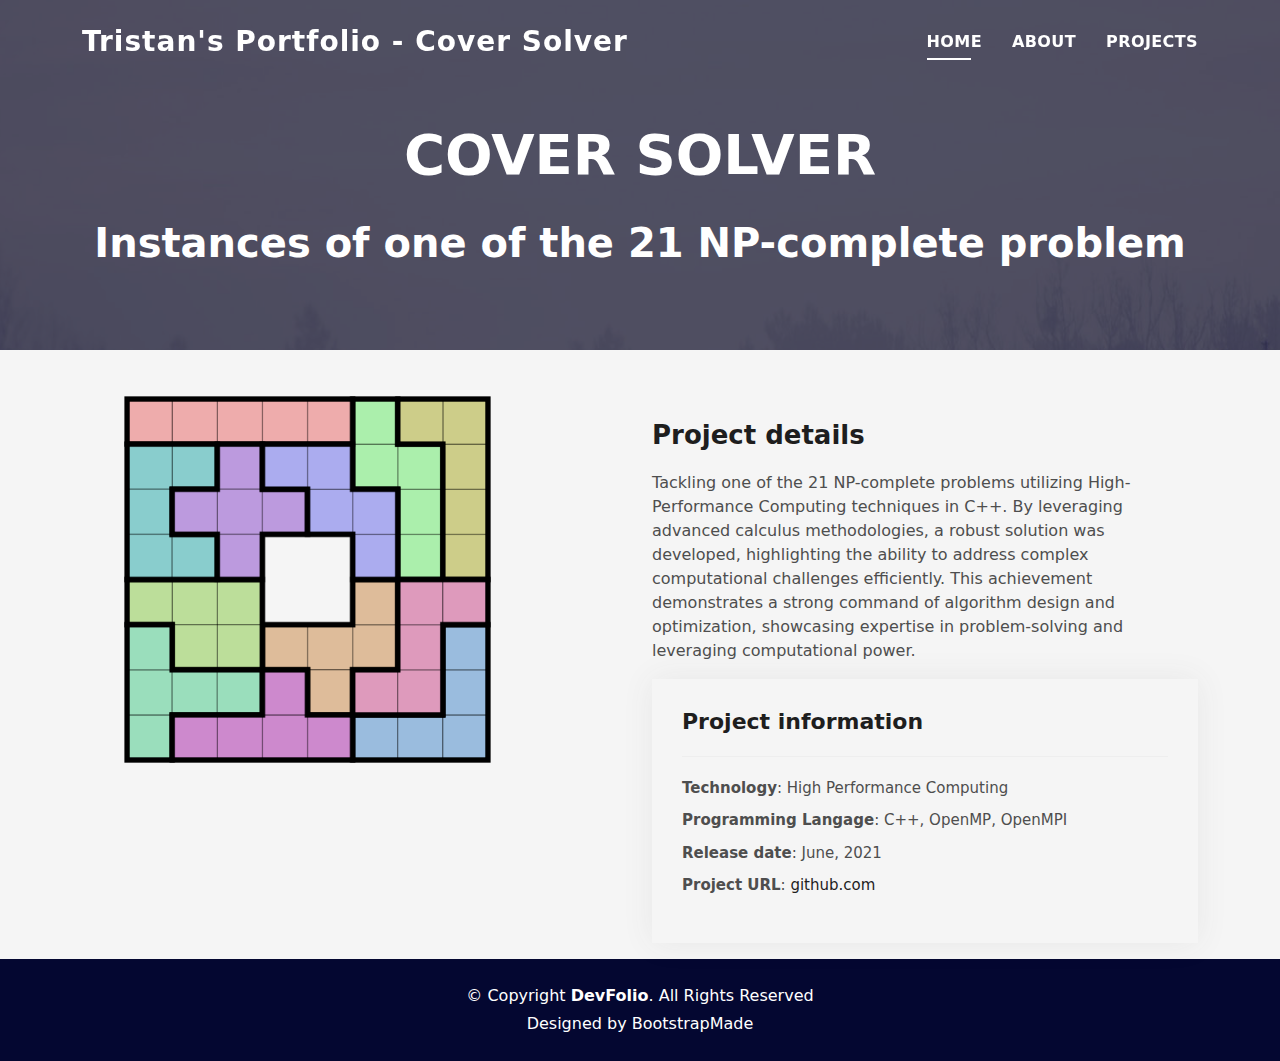
<file: portfolio-pages/cover.html>
<!DOCTYPE html>
<html lang="en">

<head>
  <meta charset="utf-8">
  <meta content="width=device-width, initial-scale=1.0" name="viewport">

  <title>Tristan's Portfolio - Cover Solver</title>
  <meta content="" name="description">
  <meta content="" name="keywords">

  <!-- Favicons -->
  <link href="../assets/img/favicon.png" rel="icon">
  <link href="../assets/img/apple-touch-icon.png" rel="apple-touch-icon">

  <!-- Vendor CSS Files -->
  <link href="../assets/vendor/bootstrap/css/bootstrap.min.css" rel="stylesheet">
  <link href="../assets/vendor/bootstrap-icons/bootstrap-icons.css" rel="stylesheet">
  <link href="../assets/vendor/glightbox/css/glightbox.min.css" rel="stylesheet">
  <link href="../assets/vendor/swiper/swiper-bundle.min.css" rel="stylesheet">

  <!-- Template Main CSS File -->
  <link href="../assets/css/style.css" rel="stylesheet">

  <!-- =======================================================
  * Template Name: DevFolio
  * Updated: Jan 29 2024 with Bootstrap v5.3.2
  * Template URL: https://bootstrapmade.com/devfolio-bootstrap-portfolio-html-template/
  * Author: BootstrapMade.com
  * License: https://bootstrapmade.com/license/
  ======================================================== -->
</head>

<body>

  <!-- ======= Header ======= -->
  <header id="header" class="fixed-top">
    <div class="container d-flex align-items-center justify-content-between">

      <h1 class="logo"><a href="../index.html">Tristan's Portfolio - Cover Solver</a></h1>
      <!-- Uncomment below if you prefer to use an image logo -->
      <!-- <a href="../index.html" class="logo"><img src="../assets/img/logo.png" alt="" class="img-fluid"></a>-->

      <nav id="navbar" class="navbar">
        <ul>
          <li><a class="nav-link scrollto active" href="../index.html#hero">Home</a></li>
          <li><a class="nav-link scrollto" href="../index.html#about">About</a></li>
          <li><a class="nav-link scrollto " href="../index.html#work">Projects</a></li>
        </ul>
        <i class="bi bi-list mobile-nav-toggle"></i>
      </nav><!-- .navbar -->

    </div>
  </header><!-- End Header -->

  <div class="hero hero-single route bg-image" style="background-image: url(../assets/img/overlay-bg.jpg)">
    <div class="overlay-mf"></div>
    <div class="hero-content display-table">
      <div class="table-cell">
        <div class="container">
          <h2 class="hero-title mb-4">Cover Solver</h2>
          <p class="hero-subtitle">Instances of one of the 21 NP-complete problem</p>
        </div>
      </div>
    </div>
  </div>

  <main id="main">

    <!-- ======= Portfolio Details Section ======= -->
    <section id="portfolio-details" class="portfolio-details">
      <div class="container mb-3">

        <div class="row gy-4">

          <div class="col-lg-5">
            <div class="portfolio-details-slider align-items-center">
              <img src="../assets/img/project-cover.png" alt="">
            </div>
          </div>

          <div class="col-lg-6 offset-md-1">
            <div class="portfolio-description">
              <h2>Project details</h2>
              <p>Tackling one of the 21 NP-complete problems utilizing High-Performance Computing techniques in C++. By leveraging advanced calculus methodologies, a robust solution was developed, highlighting the ability to address complex computational challenges efficiently. This achievement demonstrates a strong command of algorithm design and optimization, showcasing expertise in problem-solving and leveraging computational power.</p>
            </div>
            <div class="portfolio-info">
              <h3>Project information</h3>
              <ul>
                <li><strong>Technology</strong>: High Performance Computing</li>
                <li><strong>Programming Langage</strong>: C++, OpenMP, OpenMPI</li>
                <li><strong>Release date</strong>: June, 2021</li>
                <li><strong>Project URL</strong>: <a href="https://github.com/Aissam08/HPCProject">github.com</a></li>
              </ul>
            </div>
          </div>
        </div>

      </div>
    </section><!-- End Portfolio Details Section -->

  </main><!-- End #main -->

  <!-- ======= Footer ======= -->
  <footer>
    <div class="container">
      <div class="row">
        <div class="col-sm-12">
          <div class="copyright-box">
            <p class="copyright">&copy; Copyright <strong>DevFolio</strong>. All Rights Reserved</p>
            <div class="credits">
              <!--
              All the links in the footer should remain intact.
              You can delete the links only if you purchased the pro version.
              Licensing information: https://bootstrapmade.com/license/
              Purchase the pro version with working PHP/AJAX contact form: https://bootstrapmade.com/buy/?theme=DevFolio
            -->
              Designed by <a href="https://bootstrapmade.com/">BootstrapMade</a>
            </div>
          </div>
        </div>
      </div>
    </div>
  </footer><!-- End  Footer -->

  <div id="preloader"></div>
  <a href="#" class="back-to-top d-flex align-items-center justify-content-center"><i class="bi bi-arrow-up-short"></i></a>

  <!-- Vendor JS Files -->
  <script src="../assets/vendor/purecounter/purecounter_vanilla.js"></script>
  <script src="../assets/vendor/bootstrap/js/bootstrap.bundle.min.js"></script>
  <script src="../assets/vendor/glightbox/js/glightbox.min.js"></script>
  <script src="../assets/vendor/swiper/swiper-bundle.min.js"></script>
  <script src="../assets/vendor/typed.js/typed.umd.js"></script>

  <!-- Template Main JS File -->
  <script src="../assets/js/main.js"></script>

</body>

</html>
</file>
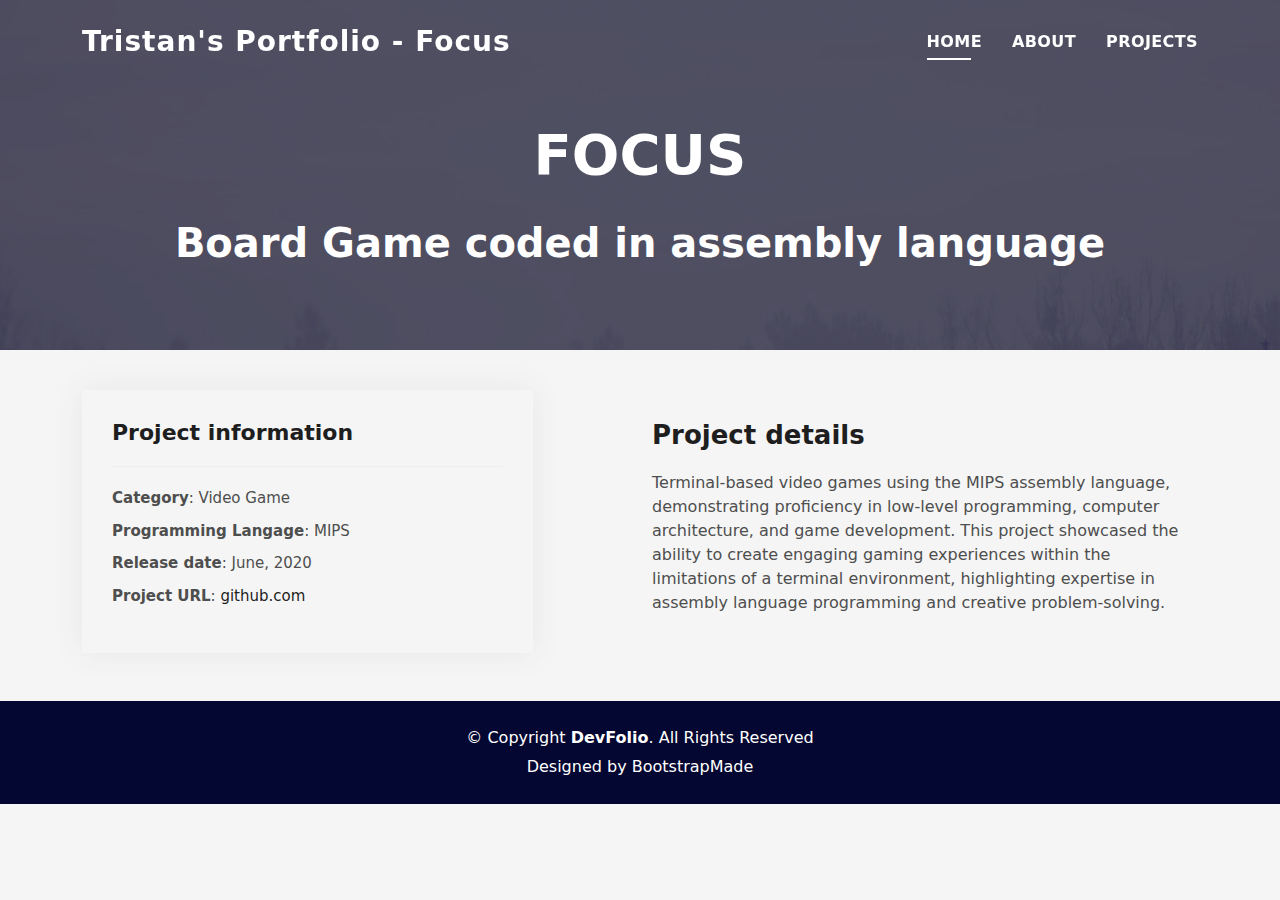
<file: portfolio-pages/focus.html>
<!DOCTYPE html>
<html lang="en">

<head>
  <meta charset="utf-8">
  <meta content="width=device-width, initial-scale=1.0" name="viewport">

  <title>Tristan's Portfolio - Focus</title>
  <meta content="" name="description">
  <meta content="" name="keywords">

  <!-- Favicons -->
  <link href="../assets/img/favicon.png" rel="icon">
  <link href="../assets/img/apple-touch-icon.png" rel="apple-touch-icon">

  <!-- Vendor CSS Files -->
  <link href="../assets/vendor/bootstrap/css/bootstrap.min.css" rel="stylesheet">
  <link href="../assets/vendor/bootstrap-icons/bootstrap-icons.css" rel="stylesheet">
  <link href="../assets/vendor/glightbox/css/glightbox.min.css" rel="stylesheet">
  <link href="../assets/vendor/swiper/swiper-bundle.min.css" rel="stylesheet">

  <!-- Template Main CSS File -->
  <link href="../assets/css/style.css" rel="stylesheet">

  <!-- =======================================================
  * Template Name: DevFolio
  * Updated: Jan 29 2024 with Bootstrap v5.3.2
  * Template URL: https://bootstrapmade.com/devfolio-bootstrap-portfolio-html-template/
  * Author: BootstrapMade.com
  * License: https://bootstrapmade.com/license/
  ======================================================== -->
</head>

<body>

  <!-- ======= Header ======= -->
  <header id="header" class="fixed-top">
    <div class="container d-flex align-items-center justify-content-between">

      <h1 class="logo"><a href="../index.html">Tristan's Portfolio - Focus</a></h1>
      <!-- Uncomment below if you prefer to use an image logo -->
      <!-- <a href="../index.html" class="logo"><img src="../assets/img/logo.png" alt="" class="img-fluid"></a>-->

      <nav id="navbar" class="navbar">
        <ul>
          <li><a class="nav-link scrollto active" href="../index.html#hero">Home</a></li>
          <li><a class="nav-link scrollto" href="../index.html#about">About</a></li>
          <li><a class="nav-link scrollto " href="../index.html#work">Projects</a></li>
        </ul>
        <i class="bi bi-list mobile-nav-toggle"></i>
      </nav><!-- .navbar -->

    </div>
  </header><!-- End Header -->

  <div class="hero hero-single route bg-image" style="background-image: url(../assets/img/overlay-bg.jpg)">
    <div class="overlay-mf"></div>
    <div class="hero-content display-table">
      <div class="table-cell">
        <div class="container">
          <h2 class="hero-title mb-4">Focus</h2>
          <p class="hero-subtitle">Board Game coded in assembly language</p>
        </div>
      </div>
    </div>
  </div>

  <main id="main">

    <!-- ======= Portfolio Details Section ======= -->
    <section id="portfolio-details" class="portfolio-details">
      <div class="container mb-5">

        <div class="row gy-4">

          <div class="col-lg-5">
            <div class="portfolio-info">
              <h3>Project information</h3>
              <ul>
                <li><strong>Category</strong>: Video Game</li>
                <li><strong>Programming Langage</strong>: MIPS</li>
                <li><strong>Release date</strong>: June, 2020</li>
                <li><strong>Project URL</strong>: <a href="https://github.com/MonkeyCMonkeyD0/Projet_MIPS_Focus">github.com</a></li>
              </ul>
            </div>
          </div>

          <div class="col-lg-6 offset-md-1">
            <div class="portfolio-description">
              <h2>Project details</h2>
              <p>Terminal-based video games using the MIPS assembly language, demonstrating proficiency in low-level programming, computer architecture, and game development. This project showcased the ability to create engaging gaming experiences within the limitations of a terminal environment, highlighting expertise in assembly language programming and creative problem-solving.</p>
            </div>
          </div>
        </div>

      </div>
    </section><!-- End Portfolio Details Section -->

  </main><!-- End #main -->

  <!-- ======= Footer ======= -->
  <footer>
    <div class="container">
      <div class="row">
        <div class="col-sm-12">
          <div class="copyright-box">
            <p class="copyright">&copy; Copyright <strong>DevFolio</strong>. All Rights Reserved</p>
            <div class="credits">
              <!--
              All the links in the footer should remain intact.
              You can delete the links only if you purchased the pro version.
              Licensing information: https://bootstrapmade.com/license/
              Purchase the pro version with working PHP/AJAX contact form: https://bootstrapmade.com/buy/?theme=DevFolio
            -->
              Designed by <a href="https://bootstrapmade.com/">BootstrapMade</a>
            </div>
          </div>
        </div>
      </div>
    </div>
  </footer><!-- End  Footer -->

  <div id="preloader"></div>
  <a href="#" class="back-to-top d-flex align-items-center justify-content-center"><i class="bi bi-arrow-up-short"></i></a>

  <!-- Vendor JS Files -->
  <script src="../assets/vendor/purecounter/purecounter_vanilla.js"></script>
  <script src="../assets/vendor/bootstrap/js/bootstrap.bundle.min.js"></script>
  <script src="../assets/vendor/glightbox/js/glightbox.min.js"></script>
  <script src="../assets/vendor/swiper/swiper-bundle.min.js"></script>
  <script src="../assets/vendor/typed.js/typed.umd.js"></script>

  <!-- Template Main JS File -->
  <script src="../assets/js/main.js"></script>

</body>

</html>
</file>
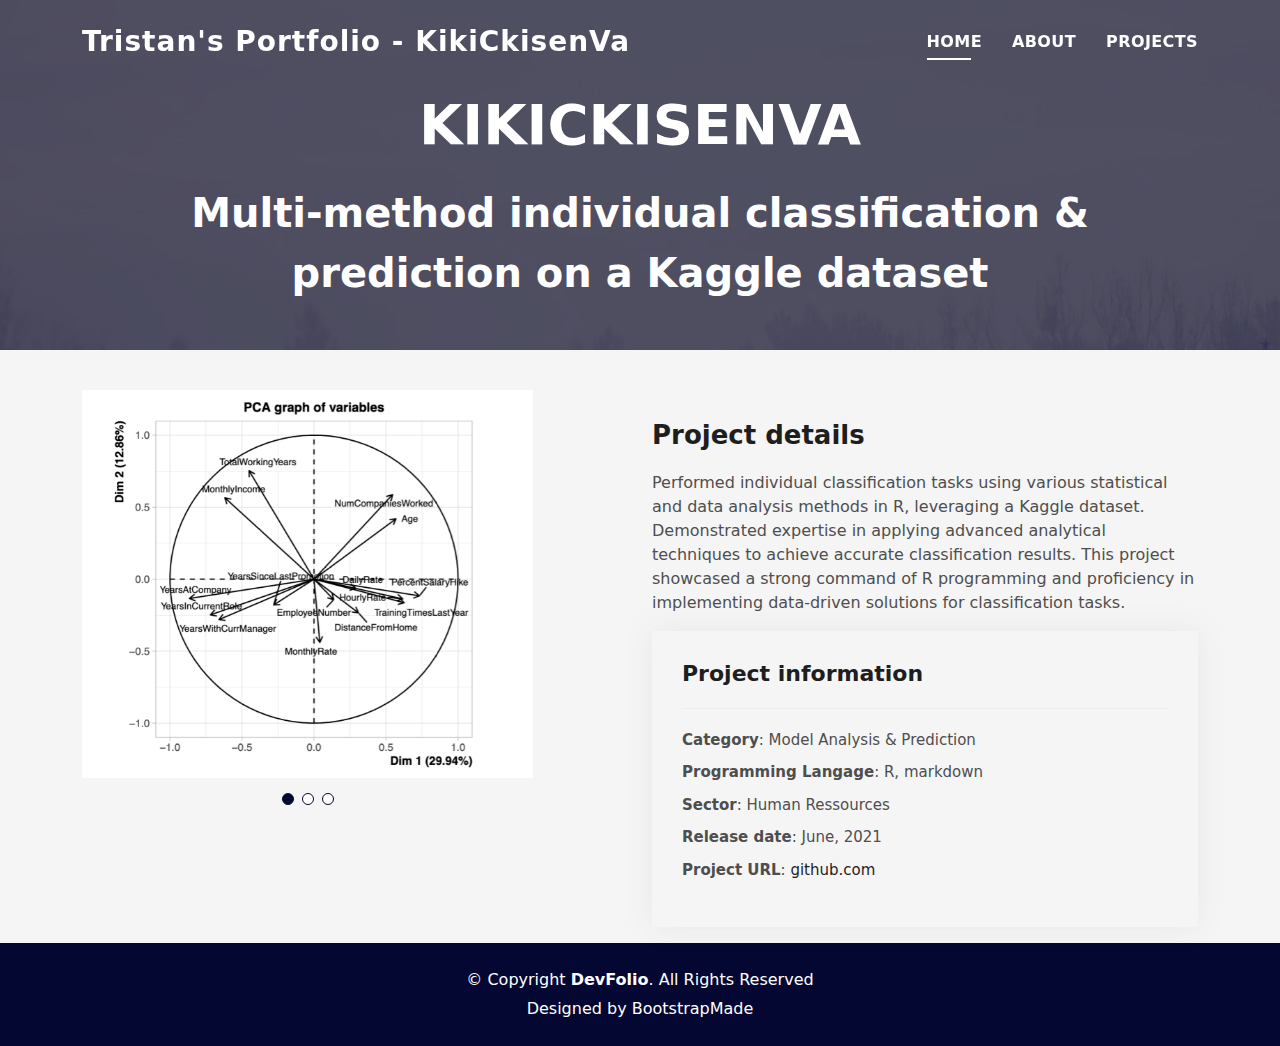
<file: portfolio-pages/kikickisenva.html>
<!DOCTYPE html>
<html lang="en">

<head>
  <meta charset="utf-8">
  <meta content="width=device-width, initial-scale=1.0" name="viewport">

  <title>Tristan's Portfolio - KikiCkisenVa</title>
  <meta content="" name="description">
  <meta content="" name="keywords">

  <!-- Favicons -->
  <link href="../assets/img/favicon.png" rel="icon">
  <link href="../assets/img/apple-touch-icon.png" rel="apple-touch-icon">

  <!-- Vendor CSS Files -->
  <link href="../assets/vendor/bootstrap/css/bootstrap.min.css" rel="stylesheet">
  <link href="../assets/vendor/bootstrap-icons/bootstrap-icons.css" rel="stylesheet">
  <link href="../assets/vendor/glightbox/css/glightbox.min.css" rel="stylesheet">
  <link href="../assets/vendor/swiper/swiper-bundle.min.css" rel="stylesheet">

  <!-- Template Main CSS File -->
  <link href="../assets/css/style.css" rel="stylesheet">

  <!-- =======================================================
  * Template Name: DevFolio
  * Updated: Jan 29 2024 with Bootstrap v5.3.2
  * Template URL: https://bootstrapmade.com/devfolio-bootstrap-portfolio-html-template/
  * Author: BootstrapMade.com
  * License: https://bootstrapmade.com/license/
  ======================================================== -->
</head>

<body>

  <!-- ======= Header ======= -->
  <header id="header" class="fixed-top">
    <div class="container d-flex align-items-center justify-content-between">

      <h1 class="logo"><a href="../index.html">Tristan's Portfolio - KikiCkisenVa</a></h1>
      <!-- Uncomment below if you prefer to use an image logo -->
      <!-- <a href="../index.html" class="logo"><img src="../assets/img/logo.png" alt="" class="img-fluid"></a>-->

      <nav id="navbar" class="navbar">
        <ul>
          <li><a class="nav-link scrollto active" href="../index.html#hero">Home</a></li>
          <li><a class="nav-link scrollto" href="../index.html#about">About</a></li>
          <li><a class="nav-link scrollto " href="../index.html#work">Projects</a></li>
        </ul>
        <i class="bi bi-list mobile-nav-toggle"></i>
      </nav><!-- .navbar -->

    </div>
  </header><!-- End Header -->

  <div class="hero hero-single route bg-image" style="background-image: url(../assets/img/overlay-bg.jpg)">
    <div class="overlay-mf"></div>
    <div class="hero-content display-table">
      <div class="table-cell">
        <div class="container">
          <h2 class="hero-title mb-4">KikiCkisenVa</h2>
          <p class="hero-subtitle">Multi-method individual classification & prediction on a Kaggle dataset</p>
        </div>
      </div>
    </div>
  </div>

  <main id="main">

    <!-- ======= Portfolio Details Section ======= -->
    <section id="portfolio-details" class="portfolio-details">
      <div class="container mb-3">

        <div class="row gy-4">

          <div class="col-lg-5">
            <div class="portfolio-details-slider swiper">
              <div class="swiper-wrapper align-items-center">

                <div class="swiper-slide">
                  <img src="../assets/img/project-kikickisenva.png" alt="">
                </div>

                <div class="swiper-slide">
                  <img src="../assets/img/project-kikickisenva-roc.png" alt="">
                </div>

                <div class="swiper-slide">
                  <img src="../assets/img/project-kikickisenva-cart.png" alt="">
                </div>

              </div>
              <div class="swiper-pagination"></div>
            </div>
          </div>

          <div class="col-lg-6 offset-md-1">
            <div class="portfolio-description">
              <h2>Project details</h2>
              <p>Performed individual classification tasks using various statistical and data analysis methods in R, leveraging a Kaggle dataset. Demonstrated expertise in applying advanced analytical techniques to achieve accurate classification results. This project showcased a strong command of R programming and proficiency in implementing data-driven solutions for classification tasks.</p>
            </div>
            <div class="portfolio-info">
              <h3>Project information</h3>
              <ul>
                <li><strong>Category</strong>: Model Analysis & Prediction</li>
                <li><strong>Programming Langage</strong>: R, markdown</li>
                <li><strong>Sector</strong>: Human Ressources</li>
                <li><strong>Release date</strong>: June, 2021</li>
                <li><strong>Project URL</strong>: <a href="https://github.com/MonkeyCMonkeyD0/KikiCkisenVa">github.com</a></li>
              </ul>
            </div>
          </div>
        </div>

      </div>
    </section><!-- End Portfolio Details Section -->

  </main><!-- End #main -->

  <!-- ======= Footer ======= -->
  <footer>
    <div class="container">
      <div class="row">
        <div class="col-sm-12">
          <div class="copyright-box">
            <p class="copyright">&copy; Copyright <strong>DevFolio</strong>. All Rights Reserved</p>
            <div class="credits">
              <!--
              All the links in the footer should remain intact.
              You can delete the links only if you purchased the pro version.
              Licensing information: https://bootstrapmade.com/license/
              Purchase the pro version with working PHP/AJAX contact form: https://bootstrapmade.com/buy/?theme=DevFolio
            -->
              Designed by <a href="https://bootstrapmade.com/">BootstrapMade</a>
            </div>
          </div>
        </div>
      </div>
    </div>
  </footer><!-- End  Footer -->

  <div id="preloader"></div>
  <a href="#" class="back-to-top d-flex align-items-center justify-content-center"><i class="bi bi-arrow-up-short"></i></a>

  <!-- Vendor JS Files -->
  <script src="../assets/vendor/purecounter/purecounter_vanilla.js"></script>
  <script src="../assets/vendor/bootstrap/js/bootstrap.bundle.min.js"></script>
  <script src="../assets/vendor/glightbox/js/glightbox.min.js"></script>
  <script src="../assets/vendor/swiper/swiper-bundle.min.js"></script>
  <script src="../assets/vendor/typed.js/typed.umd.js"></script>

  <!-- Template Main JS File -->
  <script src="../assets/js/main.js"></script>

</body>

</html>
</file>
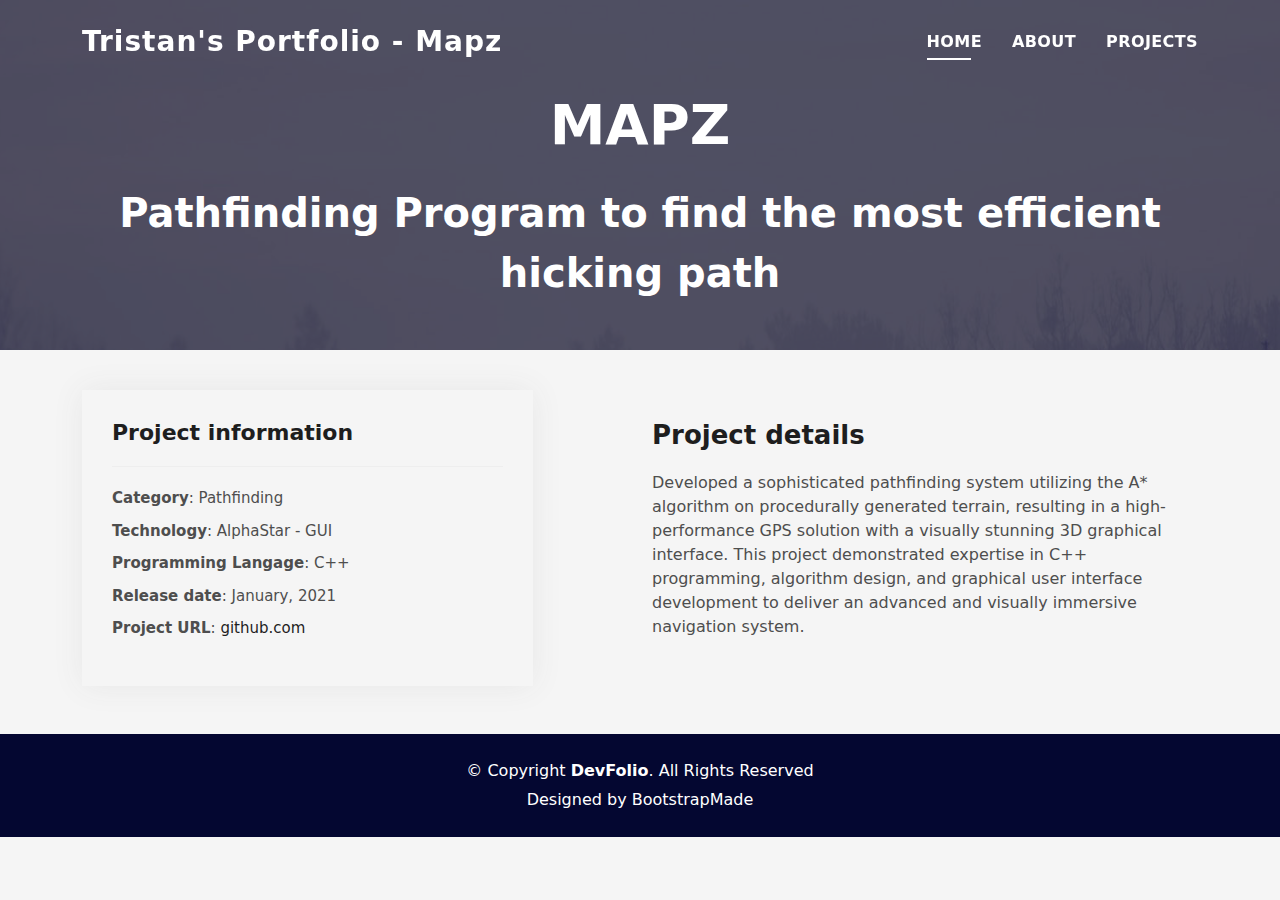
<file: portfolio-pages/mapz.html>
<!DOCTYPE html>
<html lang="en">

<head>
  <meta charset="utf-8">
  <meta content="width=device-width, initial-scale=1.0" name="viewport">

  <title>Tristan's Portfolio - Mapz</title>
  <meta content="" name="description">
  <meta content="" name="keywords">

  <!-- Favicons -->
  <link href="../assets/img/favicon.png" rel="icon">
  <link href="../assets/img/apple-touch-icon.png" rel="apple-touch-icon">

  <!-- Vendor CSS Files -->
  <link href="../assets/vendor/bootstrap/css/bootstrap.min.css" rel="stylesheet">
  <link href="../assets/vendor/bootstrap-icons/bootstrap-icons.css" rel="stylesheet">
  <link href="../assets/vendor/glightbox/css/glightbox.min.css" rel="stylesheet">
  <link href="../assets/vendor/swiper/swiper-bundle.min.css" rel="stylesheet">

  <!-- Template Main CSS File -->
  <link href="../assets/css/style.css" rel="stylesheet">

  <!-- =======================================================
  * Template Name: DevFolio
  * Updated: Jan 29 2024 with Bootstrap v5.3.2
  * Template URL: https://bootstrapmade.com/devfolio-bootstrap-portfolio-html-template/
  * Author: BootstrapMade.com
  * License: https://bootstrapmade.com/license/
  ======================================================== -->
</head>

<body>

  <!-- ======= Header ======= -->
  <header id="header" class="fixed-top">
    <div class="container d-flex align-items-center justify-content-between">

      <h1 class="logo"><a href="../index.html">Tristan's Portfolio - Mapz</a></h1>
      <!-- Uncomment below if you prefer to use an image logo -->
      <!-- <a href="../index.html" class="logo"><img src="../assets/img/logo.png" alt="" class="img-fluid"></a>-->

      <nav id="navbar" class="navbar">
        <ul>
          <li><a class="nav-link scrollto active" href="../index.html#hero">Home</a></li>
          <li><a class="nav-link scrollto" href="../index.html#about">About</a></li>
          <li><a class="nav-link scrollto " href="../index.html#work">Projects</a></li>
        </ul>
        <i class="bi bi-list mobile-nav-toggle"></i>
      </nav><!-- .navbar -->

    </div>
  </header><!-- End Header -->

  <div class="hero hero-single route bg-image" style="background-image: url(../assets/img/overlay-bg.jpg)">
    <div class="overlay-mf"></div>
    <div class="hero-content display-table">
      <div class="table-cell">
        <div class="container">
          <h2 class="hero-title mb-4">Mapz</h2>
          <p class="hero-subtitle">Pathfinding Program to find the most efficient hicking path</p>
        </div>
      </div>
    </div>
  </div>

  <main id="main">

    <!-- ======= Portfolio Details Section ======= -->
    <section id="portfolio-details" class="portfolio-details">
      <div class="container mb-5">

        <div class="row gy-4">

          <div class="col-lg-5">
            <!-- <div class="portfolio-details-slider swiper">
              <div class="swiper-wrapper align-items-center">

                <div class="swiper-slide">
                  <img src="../assets/img/portfolio-details-1.jpg" alt="">
                </div>

                <div class="swiper-slide">
                  <img src="../assets/img/portfolio-details-2.jpg" alt="">
                </div>

                <div class="swiper-slide">
                  <img src="../assets/img/portfolio-details-3.jpg" alt="">
                </div>

              </div>
              <div class="swiper-pagination"></div>
            </div> -->
            <div class="portfolio-info">
              <h3>Project information</h3>
              <ul>
                <li><strong>Category</strong>: Pathfinding</li>
                <li><strong>Technology</strong>: AlphaStar - GUI</li>
                <li><strong>Programming Langage</strong>: C++</li>
                <li><strong>Release date</strong>: January, 2021</li>
                <li><strong>Project URL</strong>: <a href="https://github.com/MonkeyCMonkeyD0/Projet_Mapz">github.com</a></li>
              </ul>
            </div>
          </div>

          <div class="col-lg-6 offset-md-1">
            <div class="portfolio-description">
              <h2>Project details</h2>
              <p>Developed a sophisticated pathfinding system utilizing the A* algorithm on procedurally generated terrain, resulting in a high-performance GPS solution with a visually stunning 3D graphical interface. This project demonstrated expertise in C++ programming, algorithm design, and graphical user interface development to deliver an advanced and visually immersive navigation system.</p>
            </div>
          </div>
        </div>

      </div>
    </section><!-- End Portfolio Details Section -->

  </main><!-- End #main -->

  <!-- ======= Footer ======= -->
  <footer>
    <div class="container">
      <div class="row">
        <div class="col-sm-12">
          <div class="copyright-box">
            <p class="copyright">&copy; Copyright <strong>DevFolio</strong>. All Rights Reserved</p>
            <div class="credits">
              <!--
              All the links in the footer should remain intact.
              You can delete the links only if you purchased the pro version.
              Licensing information: https://bootstrapmade.com/license/
              Purchase the pro version with working PHP/AJAX contact form: https://bootstrapmade.com/buy/?theme=DevFolio
            -->
              Designed by <a href="https://bootstrapmade.com/">BootstrapMade</a>
            </div>
          </div>
        </div>
      </div>
    </div>
  </footer><!-- End  Footer -->

  <div id="preloader"></div>
  <a href="#" class="back-to-top d-flex align-items-center justify-content-center"><i class="bi bi-arrow-up-short"></i></a>

  <!-- Vendor JS Files -->
  <script src="../assets/vendor/purecounter/purecounter_vanilla.js"></script>
  <script src="../assets/vendor/bootstrap/js/bootstrap.bundle.min.js"></script>
  <script src="../assets/vendor/glightbox/js/glightbox.min.js"></script>
  <script src="../assets/vendor/swiper/swiper-bundle.min.js"></script>
  <script src="../assets/vendor/typed.js/typed.umd.js"></script>

  <!-- Template Main JS File -->
  <script src="../assets/js/main.js"></script>

</body>

</html>
</file>
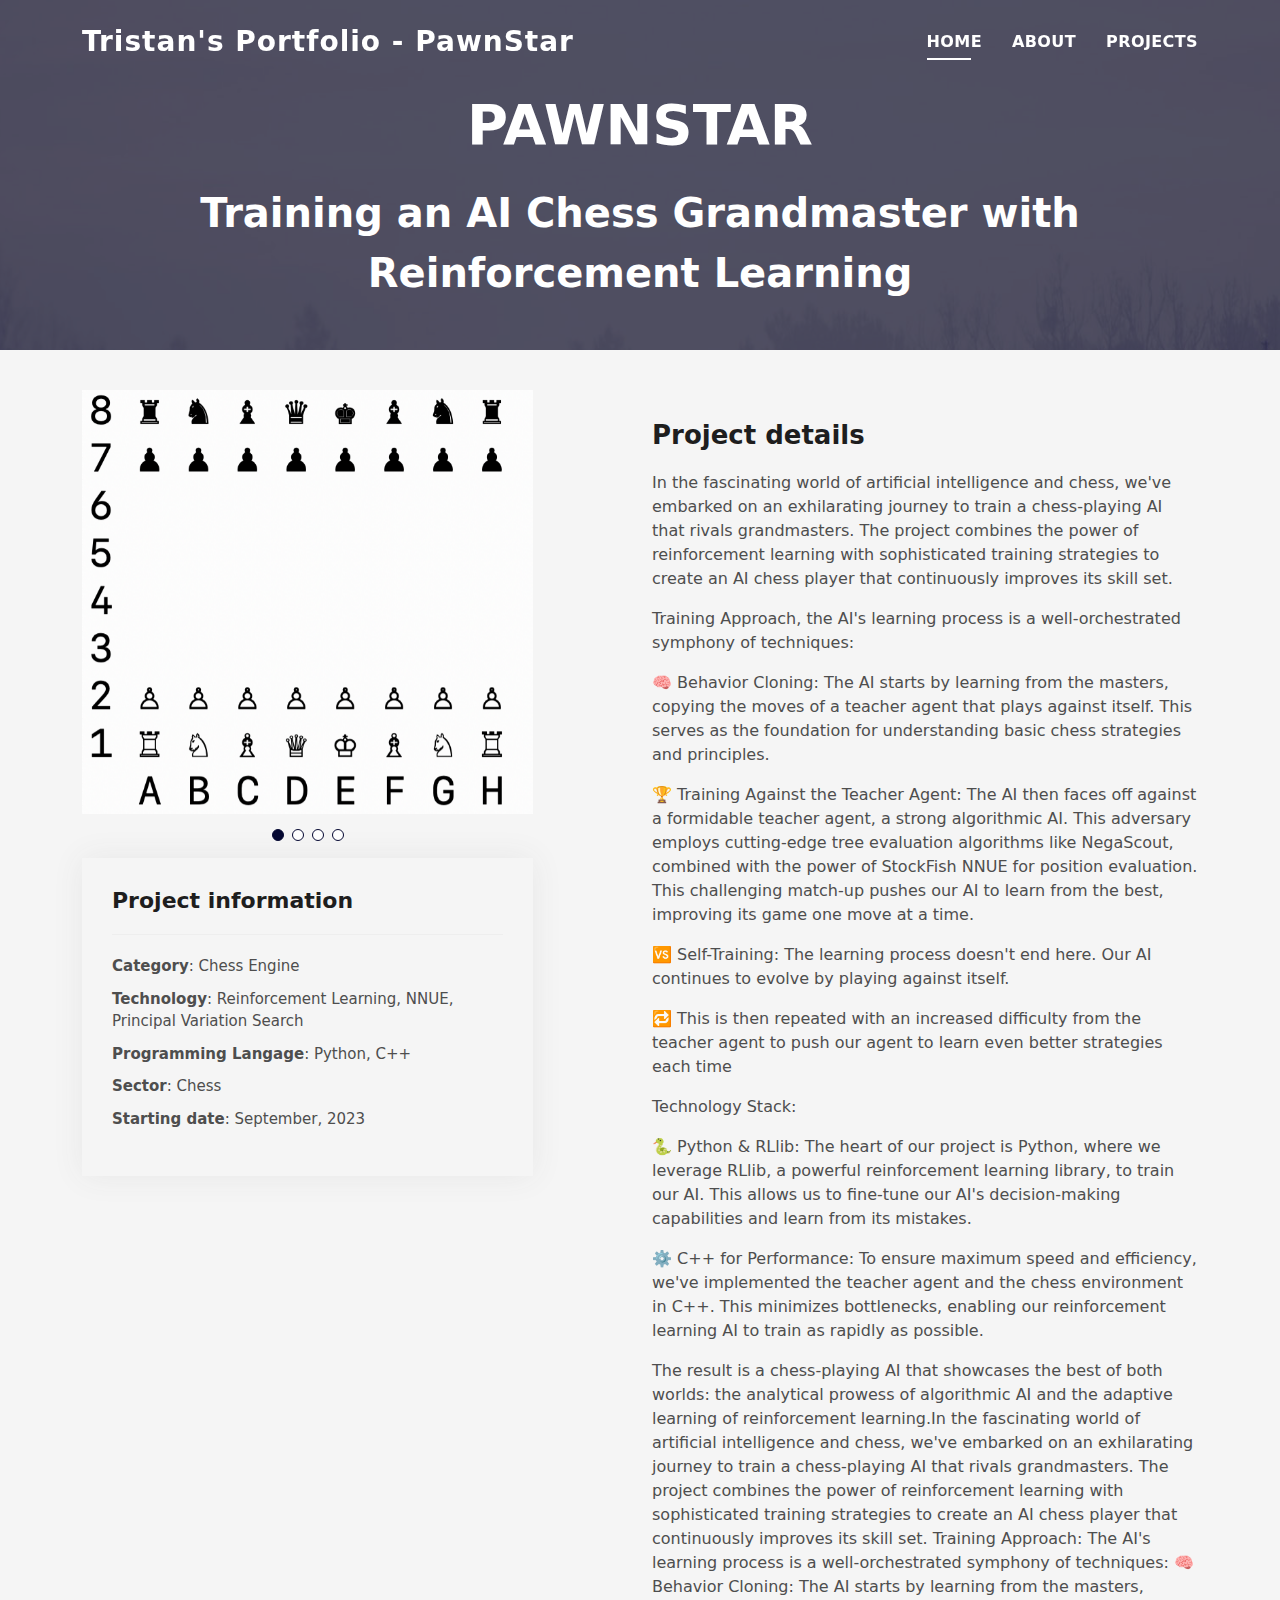
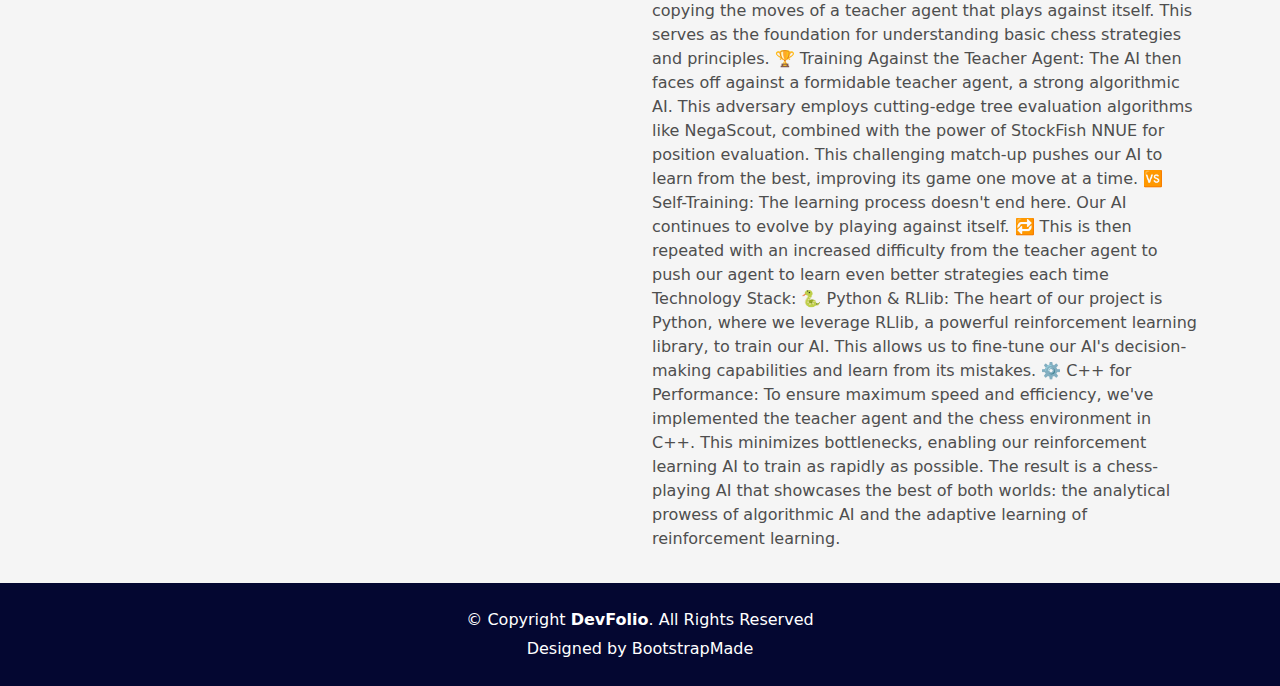
<file: portfolio-pages/pawnstar.html>
<!DOCTYPE html>
<html lang="en">

<head>
  <meta charset="utf-8">
  <meta content="width=device-width, initial-scale=1.0" name="viewport">

  <title>Tristan's Portfolio - PawnStar</title>
  <meta content="" name="description">
  <meta content="" name="keywords">

  <!-- Favicons -->
  <link href="../assets/img/favicon.png" rel="icon">
  <link href="../assets/img/apple-touch-icon.png" rel="apple-touch-icon">

  <!-- Vendor CSS Files -->
  <link href="../assets/vendor/bootstrap/css/bootstrap.min.css" rel="stylesheet">
  <link href="../assets/vendor/bootstrap-icons/bootstrap-icons.css" rel="stylesheet">
  <link href="../assets/vendor/glightbox/css/glightbox.min.css" rel="stylesheet">
  <link href="../assets/vendor/swiper/swiper-bundle.min.css" rel="stylesheet">

  <!-- Template Main CSS File -->
  <link href="../assets/css/style.css" rel="stylesheet">

  <!-- =======================================================
  * Template Name: DevFolio
  * Updated: Jan 29 2024 with Bootstrap v5.3.2
  * Template URL: https://bootstrapmade.com/devfolio-bootstrap-portfolio-html-template/
  * Author: BootstrapMade.com
  * License: https://bootstrapmade.com/license/
  ======================================================== -->
</head>

<body>

  <!-- ======= Header ======= -->
  <header id="header" class="fixed-top">
    <div class="container d-flex align-items-center justify-content-between">

      <h1 class="logo"><a href="../index.html">Tristan's Portfolio - PawnStar</a></h1>
      <!-- Uncomment below if you prefer to use an image logo -->
      <!-- <a href="../index.html" class="logo"><img src="../assets/img/logo.png" alt="" class="img-fluid"></a>-->

      <nav id="navbar" class="navbar">
        <ul>
          <li><a class="nav-link scrollto active" href="../index.html#hero">Home</a></li>
          <li><a class="nav-link scrollto" href="../index.html#about">About</a></li>
          <li><a class="nav-link scrollto " href="../index.html#work">Projects</a></li>
        </ul>
        <i class="bi bi-list mobile-nav-toggle"></i>
      </nav><!-- .navbar -->

    </div>
  </header><!-- End Header -->

  <div class="hero hero-single route bg-image" style="background-image: url(../assets/img/overlay-bg.jpg)">
    <div class="overlay-mf"></div>
    <div class="hero-content display-table">
      <div class="table-cell">
        <div class="container">
          <h2 class="hero-title mb-4">PawnStar</h2>
          <p class="hero-subtitle">Training an AI Chess Grandmaster with Reinforcement Learning</p>
        </div>
      </div>
    </div>
  </div>

  <main id="main">

    <!-- ======= Portfolio Details Section ======= -->
    <section id="portfolio-details" class="portfolio-details">
      <div class="container mb-3">

        <div class="row gy-4">

          <div class="col-lg-5">
            <div class="portfolio-details-slider swiper">
              <div class="swiper-wrapper align-items-center">

                <div class="swiper-slide">
                  <img src="../assets/img/project-pawnstar.png" alt="">
                </div>

                <div class="swiper-slide">
                  <img src="../assets/img/logo-rllib.png" alt="">
                </div>

                <div class="swiper-slide">
                  <img src="../assets/img/logo-pytorch.png" alt="">
                </div>

                <div class="swiper-slide">
                  <img src="../assets/img/project-pawnstar-nnue.png" alt="">
                </div>

              </div>
              <div class="swiper-pagination"></div>
            </div>
            <div class="portfolio-info">
              <h3>Project information</h3>
              <ul>
                <li><strong>Category</strong>: Chess Engine</li>
                <li><strong>Technology</strong>: Reinforcement Learning, NNUE, Principal Variation Search</li>
                <li><strong>Programming Langage</strong>: Python, C++</li>
                <li><strong>Sector</strong>: Chess</li>
                <li><strong>Starting date</strong>: September, 2023</li>
              </ul>
            </div>
          </div>

          <div class="col-lg-6 offset-md-1">
            <div class="portfolio-description">
              <h2>Project details</h2>
              <p>In the fascinating world of artificial intelligence and chess, we've embarked on an exhilarating journey to train a chess-playing AI that rivals grandmasters. The project combines the power of reinforcement learning with sophisticated training strategies to create an AI chess player that continuously improves its skill set.</p>
              <p>Training Approach, the AI's learning process is a well-orchestrated symphony of techniques:</p>
              <p>🧠 Behavior Cloning: The AI starts by learning from the masters, copying the moves of a teacher agent that plays against itself. This serves as the foundation for understanding basic chess strategies and principles.</p>
              <p>🏆 Training Against the Teacher Agent: The AI then faces off against a formidable teacher agent, a strong algorithmic AI. This adversary employs cutting-edge tree evaluation algorithms like NegaScout, combined with the power of StockFish NNUE for position evaluation. This challenging match-up pushes our AI to learn from the best, improving its game one move at a time.</p>
              <p>🆚 Self-Training: The learning process doesn't end here. Our AI continues to evolve by playing against itself. </p>
              <p>🔁 This is then repeated with an increased difficulty from the teacher agent to push our agent to learn even better strategies each time</p>
              <p>Technology Stack:</p>
              <p>🐍 Python & RLlib: The heart of our project is Python, where we leverage RLlib, a powerful reinforcement learning library, to train our AI. This allows us to fine-tune our AI's decision-making capabilities and learn from its mistakes.</p>
              <p>⚙️ C++ for Performance: To ensure maximum speed and efficiency, we've implemented the teacher agent and the chess environment in C++. This minimizes bottlenecks, enabling our reinforcement learning AI to train as rapidly as possible.</p>
              <p>The result is a chess-playing AI that showcases the best of both worlds: the analytical prowess of algorithmic AI and the adaptive learning of reinforcement learning.In the fascinating world of artificial intelligence and chess, we've embarked on an exhilarating journey to train a chess-playing AI that rivals grandmasters. The project combines the power of reinforcement learning with sophisticated training strategies to create an AI chess player that continuously improves its skill set. Training Approach: The AI's learning process is a well-orchestrated symphony of techniques: 🧠 Behavior Cloning: The AI starts by learning from the masters, copying the moves of a teacher agent that plays against itself. This serves as the foundation for understanding basic chess strategies and principles. 🏆 Training Against the Teacher Agent: The AI then faces off against a formidable teacher agent, a strong algorithmic AI. This adversary employs cutting-edge tree evaluation algorithms like NegaScout, combined with the power of StockFish NNUE for position evaluation. This challenging match-up pushes our AI to learn from the best, improving its game one move at a time. 🆚 Self-Training: The learning process doesn't end here. Our AI continues to evolve by playing against itself. 🔁 This is then repeated with an increased difficulty from the teacher agent to push our agent to learn even better strategies each time Technology Stack: 🐍 Python & RLlib: The heart of our project is Python, where we leverage RLlib, a powerful reinforcement learning library, to train our AI. This allows us to fine-tune our AI's decision-making capabilities and learn from its mistakes. ⚙️ C++ for Performance: To ensure maximum speed and efficiency, we've implemented the teacher agent and the chess environment in C++. This minimizes bottlenecks, enabling our reinforcement learning AI to train as rapidly as possible. The result is a chess-playing AI that showcases the best of both worlds: the analytical prowess of algorithmic AI and the adaptive learning of reinforcement learning.</p>
            </div>
          </div>
        </div>

      </div>
    </section><!-- End Portfolio Details Section -->

  </main><!-- End #main -->

  <!-- ======= Footer ======= -->
  <footer>
    <div class="container">
      <div class="row">
        <div class="col-sm-12">
          <div class="copyright-box">
            <p class="copyright">&copy; Copyright <strong>DevFolio</strong>. All Rights Reserved</p>
            <div class="credits">
              <!--
              All the links in the footer should remain intact.
              You can delete the links only if you purchased the pro version.
              Licensing information: https://bootstrapmade.com/license/
              Purchase the pro version with working PHP/AJAX contact form: https://bootstrapmade.com/buy/?theme=DevFolio
            -->
              Designed by <a href="https://bootstrapmade.com/">BootstrapMade</a>
            </div>
          </div>
        </div>
      </div>
    </div>
  </footer><!-- End  Footer -->

  <div id="preloader"></div>
  <a href="#" class="back-to-top d-flex align-items-center justify-content-center"><i class="bi bi-arrow-up-short"></i></a>

  <!-- Vendor JS Files -->
  <script src="../assets/vendor/purecounter/purecounter_vanilla.js"></script>
  <script src="../assets/vendor/bootstrap/js/bootstrap.bundle.min.js"></script>
  <script src="../assets/vendor/glightbox/js/glightbox.min.js"></script>
  <script src="../assets/vendor/swiper/swiper-bundle.min.js"></script>
  <script src="../assets/vendor/typed.js/typed.umd.js"></script>

  <!-- Template Main JS File -->
  <script src="../assets/js/main.js"></script>

</body>

</html>
</file>
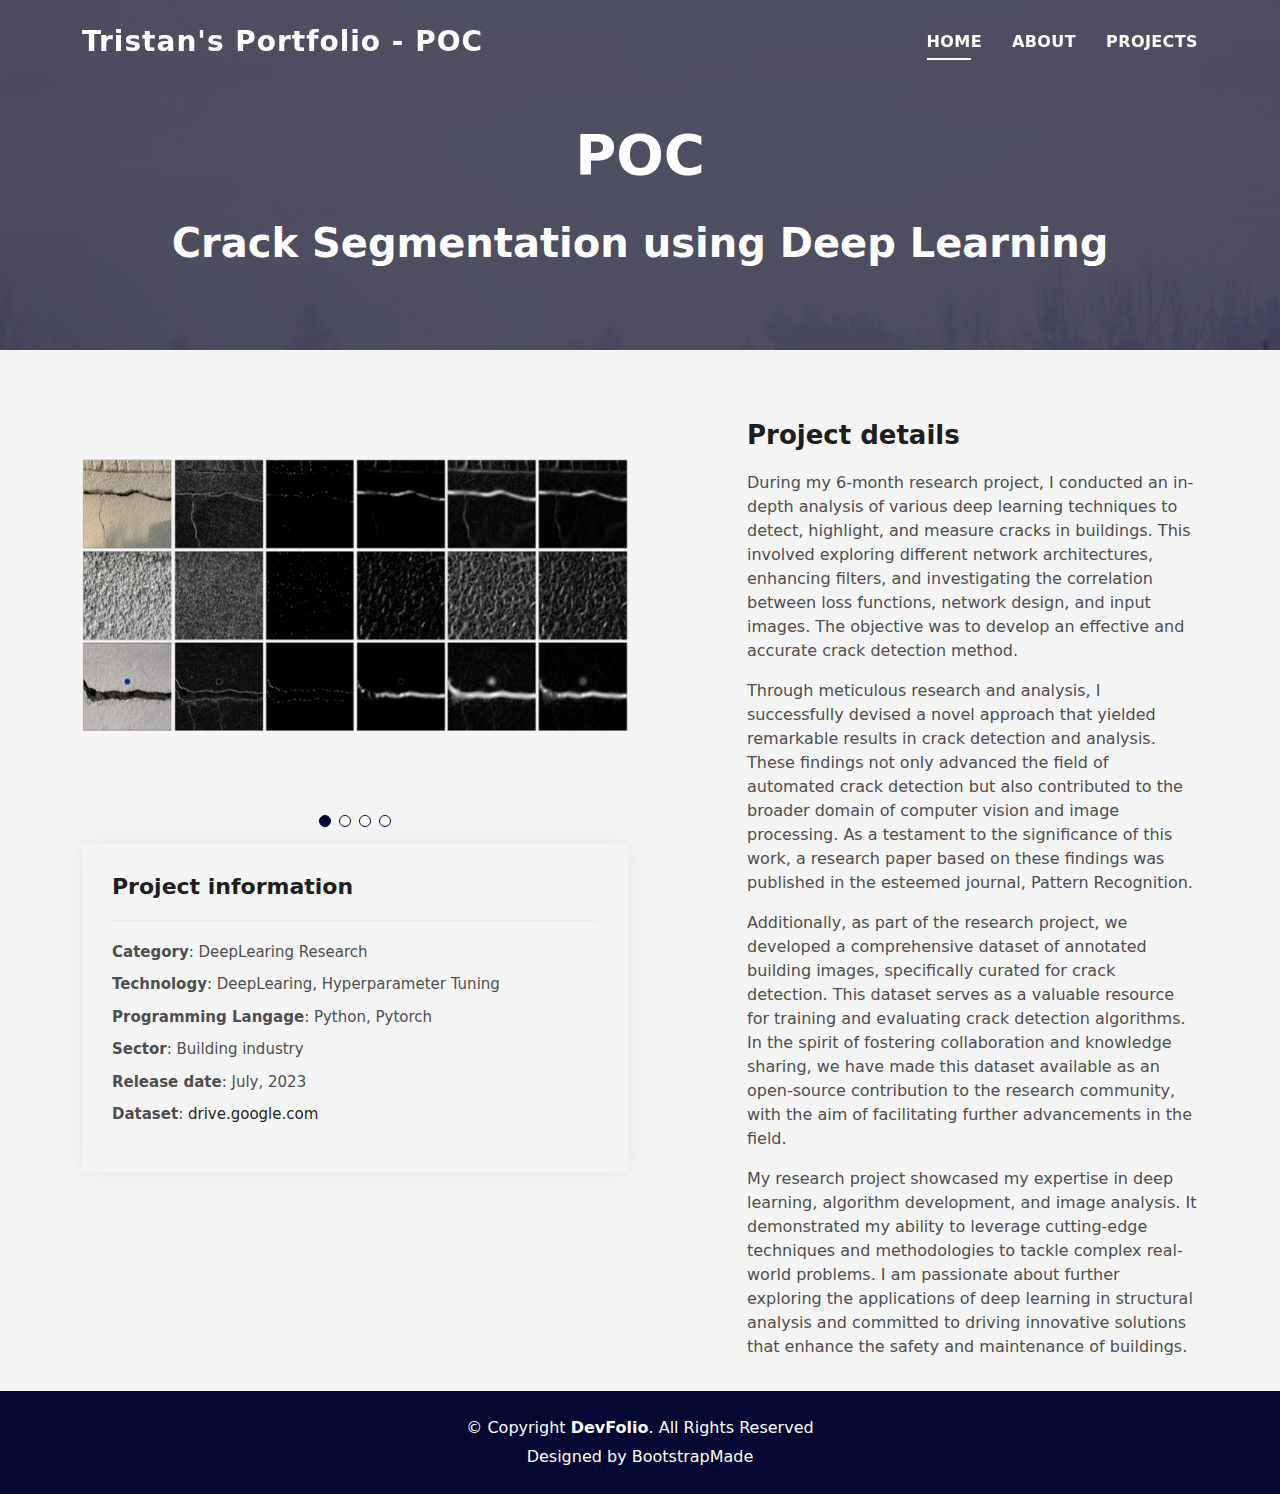
<file: portfolio-pages/poc.html>
<!DOCTYPE html>
<html lang="en">

<head>
  <meta charset="utf-8">
  <meta content="width=device-width, initial-scale=1.0" name="viewport">

  <title>Tristan's Portfolio - POC</title>
  <meta content="" name="description">
  <meta content="" name="keywords">

  <!-- Favicons -->
  <link href="../assets/img/favicon.png" rel="icon">
  <link href="../assets/img/apple-touch-icon.png" rel="apple-touch-icon">

  <!-- Vendor CSS Files -->
  <link href="../assets/vendor/bootstrap/css/bootstrap.min.css" rel="stylesheet">
  <link href="../assets/vendor/bootstrap-icons/bootstrap-icons.css" rel="stylesheet">
  <link href="../assets/vendor/glightbox/css/glightbox.min.css" rel="stylesheet">
  <link href="../assets/vendor/swiper/swiper-bundle.min.css" rel="stylesheet">

  <!-- Template Main CSS File -->
  <link href="../assets/css/style.css" rel="stylesheet">

  <!-- =======================================================
  * Template Name: DevFolio
  * Updated: Jan 29 2024 with Bootstrap v5.3.2
  * Template URL: https://bootstrapmade.com/devfolio-bootstrap-portfolio-html-template/
  * Author: BootstrapMade.com
  * License: https://bootstrapmade.com/license/
  ======================================================== -->
</head>

<body>

  <!-- ======= Header ======= -->
  <header id="header" class="fixed-top">
    <div class="container d-flex align-items-center justify-content-between">

      <h1 class="logo"><a href="../index.html">Tristan's Portfolio - POC</a></h1>
      <!-- Uncomment below if you prefer to use an image logo -->
      <!-- <a href="../index.html" class="logo"><img src="../assets/img/logo.png" alt="" class="img-fluid"></a>-->

      <nav id="navbar" class="navbar">
        <ul>
          <li><a class="nav-link scrollto active" href="../index.html#hero">Home</a></li>
          <li><a class="nav-link scrollto" href="../index.html#about">About</a></li>
          <li><a class="nav-link scrollto " href="../index.html#work">Projects</a></li>
        </ul>
        <i class="bi bi-list mobile-nav-toggle"></i>
      </nav><!-- .navbar -->

    </div>
  </header><!-- End Header -->

  <div class="hero hero-single route bg-image" style="background-image: url(../assets/img/overlay-bg.jpg)">
    <div class="overlay-mf"></div>
    <div class="hero-content display-table">
      <div class="table-cell">
        <div class="container">
          <h2 class="hero-title mb-4">POC</h2>
          <p class="hero-subtitle">Crack Segmentation using Deep Learning</p>
        </div>
      </div>
    </div>
  </div>

  <main id="main">

    <!-- ======= Portfolio Details Section ======= -->
    <section id="portfolio-details" class="portfolio-details">
      <div class="container mb-3">

        <div class="row gy-4">

          <div class="col-lg-6">
            <div class="portfolio-details-slider swiper">
              <div class="swiper-wrapper align-items-center">

                <div class="swiper-slide">
                  <img src="../assets/img/project-poc-filters.png" alt="">
                </div>

                <div class="swiper-slide">
                  <img src="../assets/img/project-poc-exp.png" alt="">
                </div>

                <div class="swiper-slide">
                  <img src="../assets/img/project-poc-loss.png" alt="">
                </div>

                 <div class="swiper-slide">
                  <img src="../assets/img/logo-ray-tune.png" alt="">
                </div>

                <!-- <div class="swiper-slide">
                  <img src="../assets/img/logo-pattern-recognition.jpeg" alt="">
                </div> -->

              </div>
              <div class="swiper-pagination"></div>
            </div>
            <div class="portfolio-info">
              <h3>Project information</h3>
              <ul>
                <li><strong>Category</strong>: DeepLearing Research</li>
                <li><strong>Technology</strong>: DeepLearing, Hyperparameter Tuning</li>
                <li><strong>Programming Langage</strong>: Python, Pytorch</li>
                <li><strong>Sector</strong>: Building industry</li>
                <li><strong>Release date</strong>: July, 2023</li>
                <li><strong>Dataset</strong>: <a href="https://drive.google.com/file/d/1CIhofqCNqMOlFyPqg5gAAMO3UoxNe8qy/view">drive.google.com</a></li>
                <!-- <li><strong>Project URL</strong>: <a href="https://www.polytech.sorbonne-universite.fr/sites/default/files/2021-06/poster-capgemini.pdf">poster-capgemini.pdf</a></li> -->
              </ul>
            </div>
          </div>

          <div class="col-lg-5 offset-md-1">
            <div class="portfolio-description">
              <h2>Project details</h2>
              <p>During my 6-month research project, I conducted an in-depth analysis of various deep learning techniques to detect, highlight, and measure cracks in buildings. This involved exploring different network architectures, enhancing filters, and investigating the correlation between loss functions, network design, and input images. The objective was to develop an effective and accurate crack detection method.</p>
              <p>Through meticulous research and analysis, I successfully devised a novel approach that yielded remarkable results in crack detection and analysis. These findings not only advanced the field of automated crack detection but also contributed to the broader domain of computer vision and image processing. As a testament to the significance of this work, a research paper based on these findings was published in the esteemed journal, Pattern Recognition.</p>
              <p>Additionally, as part of the research project, we developed a comprehensive dataset of annotated building images, specifically curated for crack detection. This dataset serves as a valuable resource for training and evaluating crack detection algorithms. In the spirit of fostering collaboration and knowledge sharing, we have made this dataset available as an open-source contribution to the research community, with the aim of facilitating further advancements in the field.</p>
              <p>My research project showcased my expertise in deep learning, algorithm development, and image analysis. It demonstrated my ability to leverage cutting-edge techniques and methodologies to tackle complex real-world problems. I am passionate about further exploring the applications of deep learning in structural analysis and committed to driving innovative solutions that enhance the safety and maintenance of buildings.</p>
            </div>
          </div>
        </div>

      </div>
    </section><!-- End Portfolio Details Section -->

  </main><!-- End #main -->

  <!-- ======= Footer ======= -->
  <footer>
    <div class="container">
      <div class="row">
        <div class="col-sm-12">
          <div class="copyright-box">
            <p class="copyright">&copy; Copyright <strong>DevFolio</strong>. All Rights Reserved</p>
            <div class="credits">
              <!--
              All the links in the footer should remain intact.
              You can delete the links only if you purchased the pro version.
              Licensing information: https://bootstrapmade.com/license/
              Purchase the pro version with working PHP/AJAX contact form: https://bootstrapmade.com/buy/?theme=DevFolio
            -->
              Designed by <a href="https://bootstrapmade.com/">BootstrapMade</a>
            </div>
          </div>
        </div>
      </div>
    </div>
  </footer><!-- End  Footer -->

  <div id="preloader"></div>
  <a href="#" class="back-to-top d-flex align-items-center justify-content-center"><i class="bi bi-arrow-up-short"></i></a>

  <!-- Vendor JS Files -->
  <script src="../assets/vendor/purecounter/purecounter_vanilla.js"></script>
  <script src="../assets/vendor/bootstrap/js/bootstrap.bundle.min.js"></script>
  <script src="../assets/vendor/glightbox/js/glightbox.min.js"></script>
  <script src="../assets/vendor/swiper/swiper-bundle.min.js"></script>
  <script src="../assets/vendor/typed.js/typed.umd.js"></script>

  <!-- Template Main JS File -->
  <script src="../assets/js/main.js"></script>

</body>

</html>
</file>
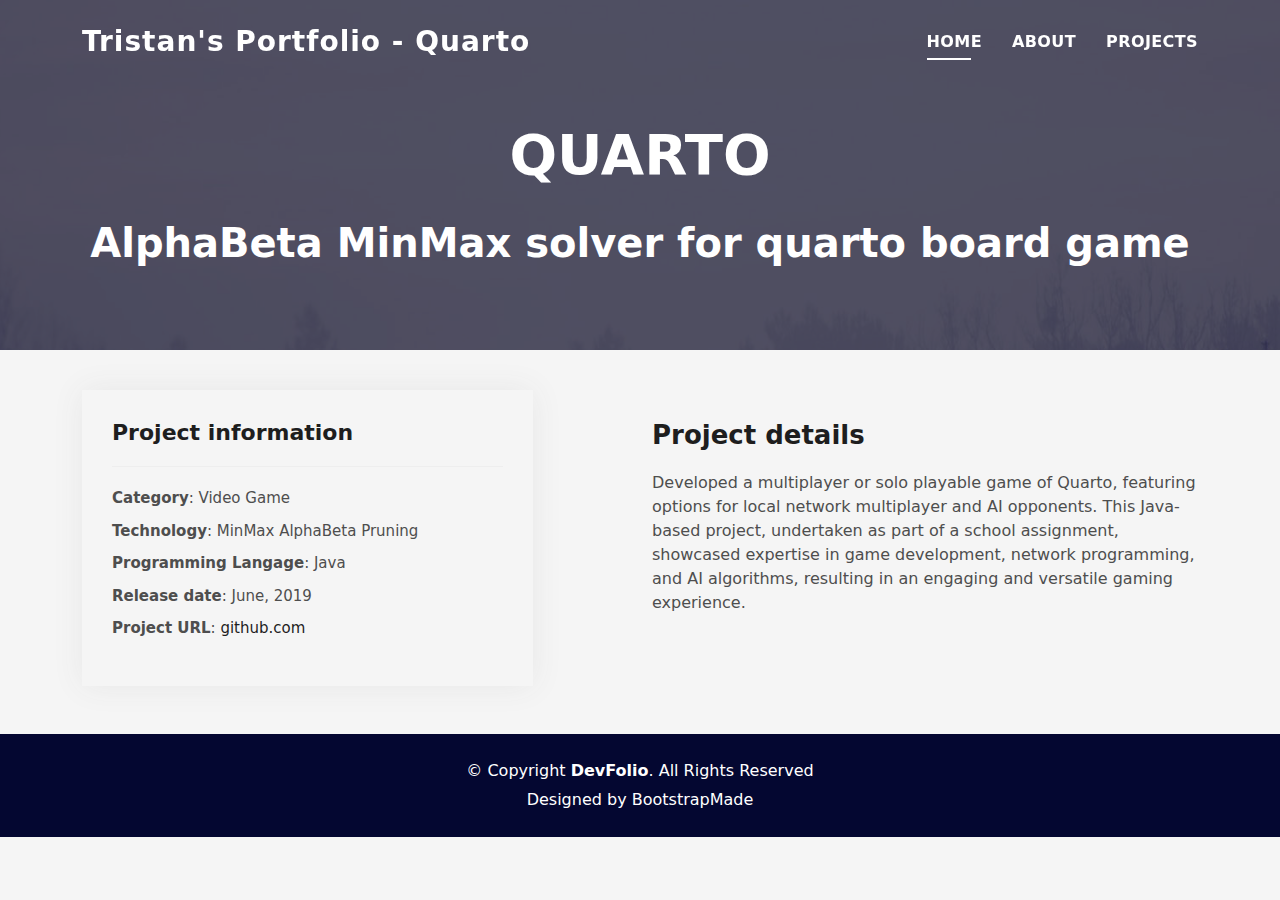
<file: portfolio-pages/quarto.html>
<!DOCTYPE html>
<html lang="en">

<head>
  <meta charset="utf-8">
  <meta content="width=device-width, initial-scale=1.0" name="viewport">

  <title>Tristan's Portfolio - Quarto</title>
  <meta content="" name="description">
  <meta content="" name="keywords">

  <!-- Favicons -->
  <link href="../assets/img/favicon.png" rel="icon">
  <link href="../assets/img/apple-touch-icon.png" rel="apple-touch-icon">

  <!-- Vendor CSS Files -->
  <link href="../assets/vendor/bootstrap/css/bootstrap.min.css" rel="stylesheet">
  <link href="../assets/vendor/bootstrap-icons/bootstrap-icons.css" rel="stylesheet">
  <link href="../assets/vendor/glightbox/css/glightbox.min.css" rel="stylesheet">
  <link href="../assets/vendor/swiper/swiper-bundle.min.css" rel="stylesheet">

  <!-- Template Main CSS File -->
  <link href="../assets/css/style.css" rel="stylesheet">

  <!-- =======================================================
  * Template Name: DevFolio
  * Updated: Jan 29 2024 with Bootstrap v5.3.2
  * Template URL: https://bootstrapmade.com/devfolio-bootstrap-portfolio-html-template/
  * Author: BootstrapMade.com
  * License: https://bootstrapmade.com/license/
  ======================================================== -->
</head>

<body>

  <!-- ======= Header ======= -->
  <header id="header" class="fixed-top">
    <div class="container d-flex align-items-center justify-content-between">

      <h1 class="logo"><a href="../index.html">Tristan's Portfolio - Quarto</a></h1>
      <!-- Uncomment below if you prefer to use an image logo -->
      <!-- <a href="../index.html" class="logo"><img src="../assets/img/logo.png" alt="" class="img-fluid"></a>-->

      <nav id="navbar" class="navbar">
        <ul>
          <li><a class="nav-link scrollto active" href="../index.html#hero">Home</a></li>
          <li><a class="nav-link scrollto" href="../index.html#about">About</a></li>
          <li><a class="nav-link scrollto " href="../index.html#work">Projects</a></li>
        </ul>
        <i class="bi bi-list mobile-nav-toggle"></i>
      </nav><!-- .navbar -->

    </div>
  </header><!-- End Header -->

  <div class="hero hero-single route bg-image" style="background-image: url(../assets/img/overlay-bg.jpg)">
    <div class="overlay-mf"></div>
    <div class="hero-content display-table">
      <div class="table-cell">
        <div class="container">
          <h2 class="hero-title mb-4">Quarto</h2>
          <p class="hero-subtitle">AlphaBeta MinMax solver for quarto board game</p>
        </div>
      </div>
    </div>
  </div>

  <main id="main">

    <!-- ======= Portfolio Details Section ======= -->
    <section id="portfolio-details" class="portfolio-details">
      <div class="container mb-5">

        <div class="row gy-4">

          <div class="col-lg-5">
            <!-- <div class="portfolio-details-slider swiper">
              <div class="swiper-wrapper align-items-center">

                <div class="swiper-slide">
                  <img src="../assets/img/portfolio-details-1.jpg" alt="">
                </div>

                <div class="swiper-slide">
                  <img src="../assets/img/portfolio-details-2.jpg" alt="">
                </div>

                <div class="swiper-slide">
                  <img src="../assets/img/portfolio-details-3.jpg" alt="">
                </div>

              </div>
              <div class="swiper-pagination"></div>
            </div> -->
            <div class="portfolio-info">
              <h3>Project information</h3>
              <ul>
                <li><strong>Category</strong>: Video Game</li>
                <li><strong>Technology</strong>: MinMax AlphaBeta Pruning</li>
                <li><strong>Programming Langage</strong>: Java</li>
                <li><strong>Release date</strong>: June, 2019</li>
                <li><strong>Project URL</strong>: <a href="https://github.com/MonkeyCMonkeyD0/Quarto">github.com</a></li>
              </ul>
            </div>
          </div>

          <div class="col-lg-6 offset-md-1">
            <div class="portfolio-description">
              <h2>Project details</h2>
              <p>Developed a multiplayer or solo playable game of Quarto, featuring options for local network multiplayer and AI opponents. This Java-based project, undertaken as part of a school assignment, showcased expertise in game development, network programming, and AI algorithms, resulting in an engaging and versatile gaming experience.</p>
            </div>
          </div>
        </div>

      </div>
    </section><!-- End Portfolio Details Section -->

  </main><!-- End #main -->

  <!-- ======= Footer ======= -->
  <footer>
    <div class="container">
      <div class="row">
        <div class="col-sm-12">
          <div class="copyright-box">
            <p class="copyright">&copy; Copyright <strong>DevFolio</strong>. All Rights Reserved</p>
            <div class="credits">
              <!--
              All the links in the footer should remain intact.
              You can delete the links only if you purchased the pro version.
              Licensing information: https://bootstrapmade.com/license/
              Purchase the pro version with working PHP/AJAX contact form: https://bootstrapmade.com/buy/?theme=DevFolio
            -->
              Designed by <a href="https://bootstrapmade.com/">BootstrapMade</a>
            </div>
          </div>
        </div>
      </div>
    </div>
  </footer><!-- End  Footer -->

  <div id="preloader"></div>
  <a href="#" class="back-to-top d-flex align-items-center justify-content-center"><i class="bi bi-arrow-up-short"></i></a>

  <!-- Vendor JS Files -->
  <script src="../assets/vendor/purecounter/purecounter_vanilla.js"></script>
  <script src="../assets/vendor/bootstrap/js/bootstrap.bundle.min.js"></script>
  <script src="../assets/vendor/glightbox/js/glightbox.min.js"></script>
  <script src="../assets/vendor/swiper/swiper-bundle.min.js"></script>
  <script src="../assets/vendor/typed.js/typed.umd.js"></script>

  <!-- Template Main JS File -->
  <script src="../assets/js/main.js"></script>

</body>

</html>
</file>
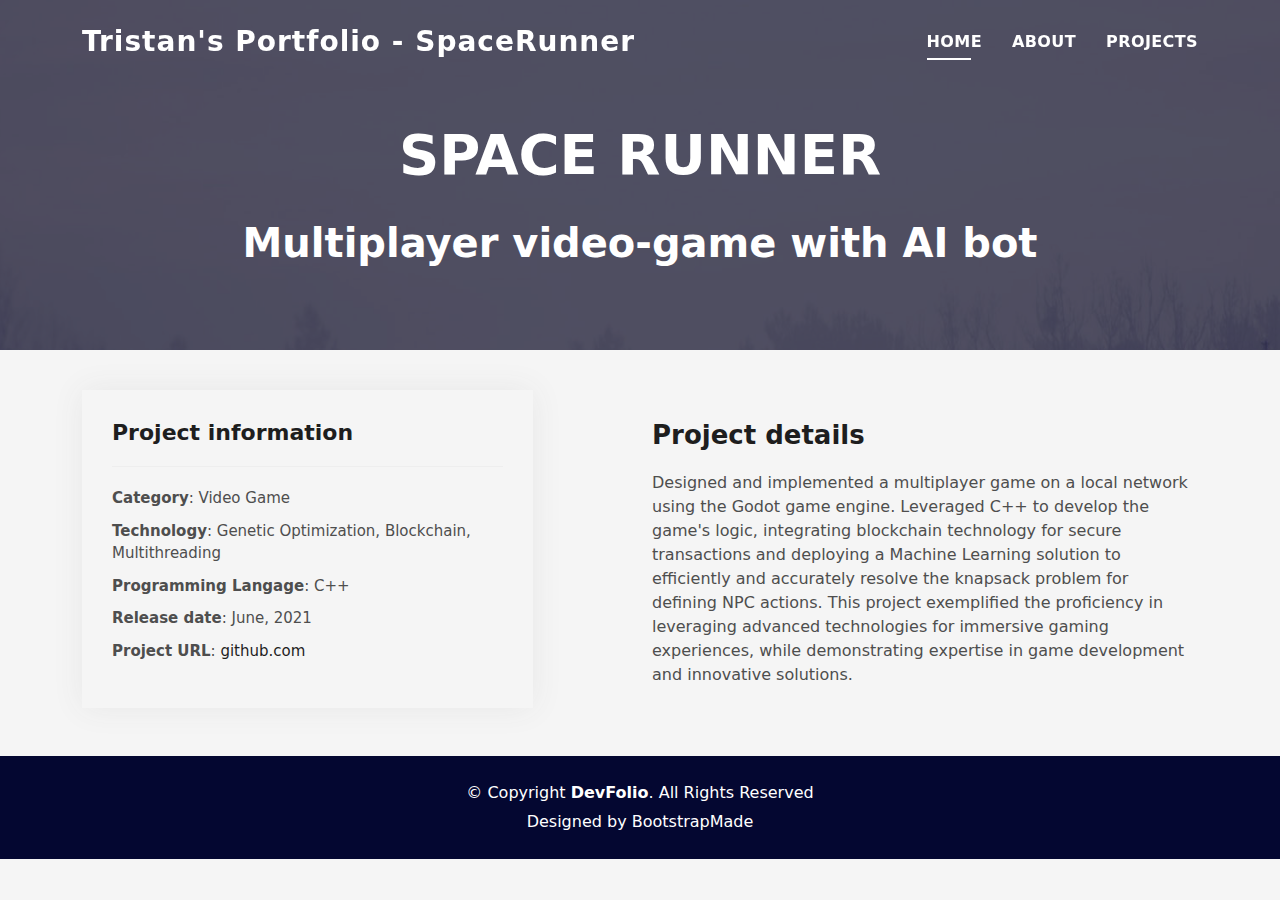
<file: portfolio-pages/space.html>
<!DOCTYPE html>
<html lang="en">

<head>
  <meta charset="utf-8">
  <meta content="width=device-width, initial-scale=1.0" name="viewport">

  <title>Tristan's Portfolio - SpaceRunner</title>
  <meta content="" name="description">
  <meta content="" name="keywords">

  <!-- Favicons -->
  <link href="../assets/img/favicon.png" rel="icon">
  <link href="../assets/img/apple-touch-icon.png" rel="apple-touch-icon">

  <!-- Vendor CSS Files -->
  <link href="../assets/vendor/bootstrap/css/bootstrap.min.css" rel="stylesheet">
  <link href="../assets/vendor/bootstrap-icons/bootstrap-icons.css" rel="stylesheet">
  <link href="../assets/vendor/glightbox/css/glightbox.min.css" rel="stylesheet">
  <link href="../assets/vendor/swiper/swiper-bundle.min.css" rel="stylesheet">

  <!-- Template Main CSS File -->
  <link href="../assets/css/style.css" rel="stylesheet">

  <!-- =======================================================
  * Template Name: DevFolio
  * Updated: Jan 29 2024 with Bootstrap v5.3.2
  * Template URL: https://bootstrapmade.com/devfolio-bootstrap-portfolio-html-template/
  * Author: BootstrapMade.com
  * License: https://bootstrapmade.com/license/
  ======================================================== -->
</head>

<body>

  <!-- ======= Header ======= -->
  <header id="header" class="fixed-top">
    <div class="container d-flex align-items-center justify-content-between">

      <h1 class="logo"><a href="../index.html">Tristan's Portfolio - SpaceRunner</a></h1>
      <!-- Uncomment below if you prefer to use an image logo -->
      <!-- <a href="../index.html" class="logo"><img src="../assets/img/logo.png" alt="" class="img-fluid"></a>-->

      <nav id="navbar" class="navbar">
        <ul>
          <li><a class="nav-link scrollto active" href="../index.html#hero">Home</a></li>
          <li><a class="nav-link scrollto" href="../index.html#about">About</a></li>
          <li><a class="nav-link scrollto " href="../index.html#work">Projects</a></li>
        </ul>
        <i class="bi bi-list mobile-nav-toggle"></i>
      </nav><!-- .navbar -->

    </div>
  </header><!-- End Header -->

  <div class="hero hero-single route bg-image" style="background-image: url(../assets/img/overlay-bg.jpg)">
    <div class="overlay-mf"></div>
    <div class="hero-content display-table">
      <div class="table-cell">
        <div class="container">
          <h2 class="hero-title mb-4">Space Runner</h2>
          <p class="hero-subtitle">Multiplayer video-game with AI bot</p>
        </div>
      </div>
    </div>
  </div>

  <main id="main">

    <!-- ======= Portfolio Details Section ======= -->
    <section id="portfolio-details" class="portfolio-details">
      <div class="container mb-5">

        <div class="row gy-4">

          <div class="col-lg-5">
            <!-- <div class="portfolio-details-slider swiper">
              <div class="swiper-wrapper align-items-center">

                <div class="swiper-slide">
                  <img src="../assets/img/portfolio-details-1.jpg" alt="">
                </div>

                <div class="swiper-slide">
                  <img src="../assets/img/portfolio-details-2.jpg" alt="">
                </div>

                <div class="swiper-slide">
                  <img src="../assets/img/portfolio-details-3.jpg" alt="">
                </div>

              </div>
              <div class="swiper-pagination"></div>
            </div> -->
            <div class="portfolio-info">
              <h3>Project information</h3>
              <ul>
                <li><strong>Category</strong>: Video Game</li>
                <li><strong>Technology</strong>: Genetic Optimization, Blockchain, Multithreading</li>
                <li><strong>Programming Langage</strong>: C++</li>
                <li><strong>Release date</strong>: June, 2021</li>
                <li><strong>Project URL</strong>: <a href="https://github.com/MonkeyCMonkeyD0/Space-Runner">github.com</a></li>
              </ul>
            </div>
          </div>

          <div class="col-lg-6 offset-md-1">
            <div class="portfolio-description">
              <h2>Project details</h2>
              <p>Designed and implemented a multiplayer game on a local network using the Godot game engine. Leveraged C++ to develop the game's logic, integrating blockchain technology for secure transactions and deploying a Machine Learning solution to efficiently and accurately resolve the knapsack problem for defining NPC actions. This project exemplified the proficiency in leveraging advanced technologies for immersive gaming experiences, while demonstrating expertise in game development and innovative solutions.</p>
            </div>
          </div>
        </div>

      </div>
    </section><!-- End Portfolio Details Section -->

  </main><!-- End #main -->

  <!-- ======= Footer ======= -->
  <footer>
    <div class="container">
      <div class="row">
        <div class="col-sm-12">
          <div class="copyright-box">
            <p class="copyright">&copy; Copyright <strong>DevFolio</strong>. All Rights Reserved</p>
            <div class="credits">
              <!--
              All the links in the footer should remain intact.
              You can delete the links only if you purchased the pro version.
              Licensing information: https://bootstrapmade.com/license/
              Purchase the pro version with working PHP/AJAX contact form: https://bootstrapmade.com/buy/?theme=DevFolio
            -->
              Designed by <a href="https://bootstrapmade.com/">BootstrapMade</a>
            </div>
          </div>
        </div>
      </div>
    </div>
  </footer><!-- End  Footer -->

  <div id="preloader"></div>
  <a href="#" class="back-to-top d-flex align-items-center justify-content-center"><i class="bi bi-arrow-up-short"></i></a>

  <!-- Vendor JS Files -->
  <script src="../assets/vendor/purecounter/purecounter_vanilla.js"></script>
  <script src="../assets/vendor/bootstrap/js/bootstrap.bundle.min.js"></script>
  <script src="../assets/vendor/glightbox/js/glightbox.min.js"></script>
  <script src="../assets/vendor/swiper/swiper-bundle.min.js"></script>
  <script src="../assets/vendor/typed.js/typed.umd.js"></script>

  <!-- Template Main JS File -->
  <script src="../assets/js/main.js"></script>

</body>

</html>
</file>
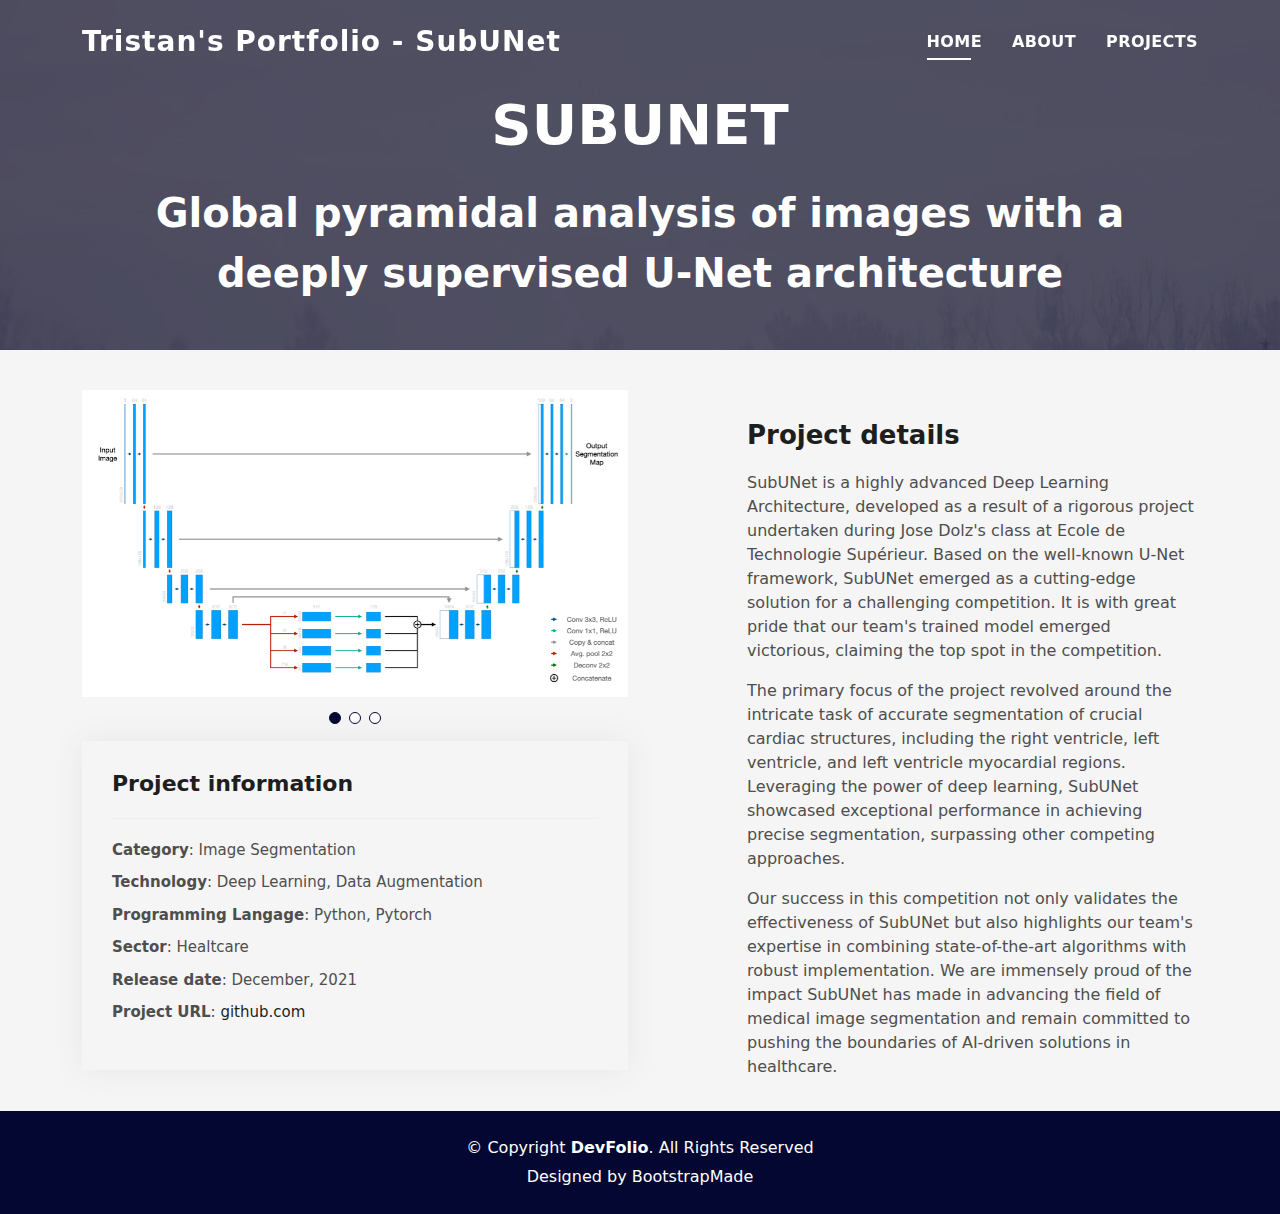
<file: portfolio-pages/subunet.html>
<!DOCTYPE html>
<html lang="en">

<head>
  <meta charset="utf-8">
  <meta content="width=device-width, initial-scale=1.0" name="viewport">

  <title>Tristan's Portfolio - SubUNet</title>
  <meta content="" name="description">
  <meta content="" name="keywords">

  <!-- Favicons -->
  <link href="../assets/img/favicon.png" rel="icon">
  <link href="../assets/img/apple-touch-icon.png" rel="apple-touch-icon">

  <!-- Vendor CSS Files -->
  <link href="../assets/vendor/bootstrap/css/bootstrap.min.css" rel="stylesheet">
  <link href="../assets/vendor/bootstrap-icons/bootstrap-icons.css" rel="stylesheet">
  <link href="../assets/vendor/glightbox/css/glightbox.min.css" rel="stylesheet">
  <link href="../assets/vendor/swiper/swiper-bundle.min.css" rel="stylesheet">

  <!-- Template Main CSS File -->
  <link href="../assets/css/style.css" rel="stylesheet">

  <!-- =======================================================
  * Template Name: DevFolio
  * Updated: Jan 29 2024 with Bootstrap v5.3.2
  * Template URL: https://bootstrapmade.com/devfolio-bootstrap-portfolio-html-template/
  * Author: BootstrapMade.com
  * License: https://bootstrapmade.com/license/
  ======================================================== -->
</head>

<body>

  <!-- ======= Header ======= -->
  <header id="header" class="fixed-top">
    <div class="container d-flex align-items-center justify-content-between">

      <h1 class="logo"><a href="../index.html">Tristan's Portfolio - SubUNet</a></h1>
      <!-- Uncomment below if you prefer to use an image logo -->
      <!-- <a href="../index.html" class="logo"><img src="../assets/img/logo.png" alt="" class="img-fluid"></a>-->

      <nav id="navbar" class="navbar">
        <ul>
          <li><a class="nav-link scrollto active" href="../index.html#hero">Home</a></li>
          <li><a class="nav-link scrollto" href="../index.html#about">About</a></li>
          <li><a class="nav-link scrollto " href="../index.html#work">Projects</a></li>
        </ul>
        <i class="bi bi-list mobile-nav-toggle"></i>
      </nav><!-- .navbar -->

    </div>
  </header><!-- End Header -->

  <div class="hero hero-single route bg-image" style="background-image: url(../assets/img/overlay-bg.jpg)">
    <div class="overlay-mf"></div>
    <div class="hero-content display-table">
      <div class="table-cell">
        <div class="container">
          <h2 class="hero-title mb-4">SubUNet</h2>
          <p class="hero-subtitle">Global pyramidal analysis of images with a deeply supervised U-Net architecture</p>
        </div>
      </div>
    </div>
  </div>

  <main id="main">

    <!-- ======= Portfolio Details Section ======= -->
    <section id="portfolio-details" class="portfolio-details">
      <div class="container mb-3">

        <div class="row gy-4">

          <div class="col-lg-6">
            <div class="portfolio-details-slider swiper">
              <div class="swiper-wrapper align-items-center">

                <div class="swiper-slide">
                  <img src="../assets/img/project-subunet.png" alt="">
                </div>

                <div class="swiper-slide">
                  <img src="../assets/img/project-subunet-comp.png" alt="">
                </div>

                <div class="swiper-slide">
                  <img src="../assets/img/project-subunet-table.png" alt="">
                </div>

              </div>
              <div class="swiper-pagination"></div>
            </div>
            <div class="portfolio-info">
              <h3>Project information</h3>
              <ul>
                <li><strong>Category</strong>: Image Segmentation</li>
                <li><strong>Technology</strong>: Deep Learning, Data Augmentation</li>
                <li><strong>Programming Langage</strong>: Python, Pytorch</li>
                <li><strong>Sector</strong>: Healtcare</li>
                <li><strong>Release date</strong>: December, 2021</li>
                <li><strong>Project URL</strong>: <a href="https://github.com/nowtryz/SubUnet">github.com</a></li>
              </ul>
            </div>
          </div>

          <div class="col-md-5 offset-md-1">
            <div class="portfolio-description">
              <h2>Project details</h2>
              <p>SubUNet is a highly advanced Deep Learning Architecture, developed as a result of a rigorous project undertaken during Jose Dolz's class at Ecole de Technologie Supérieur. Based on the well-known U-Net framework, SubUNet emerged as a cutting-edge solution for a challenging competition. It is with great pride that our team's trained model emerged victorious, claiming the top spot in the competition.</p>
              <p>The primary focus of the project revolved around the intricate task of accurate segmentation of crucial cardiac structures, including the right ventricle, left ventricle, and left ventricle myocardial regions. Leveraging the power of deep learning, SubUNet showcased exceptional performance in achieving precise segmentation, surpassing other competing approaches.</p>
              <p>Our success in this competition not only validates the effectiveness of SubUNet but also highlights our team's expertise in combining state-of-the-art algorithms with robust implementation. We are immensely proud of the impact SubUNet has made in advancing the field of medical image segmentation and remain committed to pushing the boundaries of AI-driven solutions in healthcare.</p>
            </div>
          </div>
        </div>

      </div>
    </section><!-- End Portfolio Details Section -->

  </main><!-- End #main -->

  <!-- ======= Footer ======= -->
  <footer>
    <div class="container">
      <div class="row">
        <div class="col-sm-12">
          <div class="copyright-box">
            <p class="copyright">&copy; Copyright <strong>DevFolio</strong>. All Rights Reserved</p>
            <div class="credits">
              <!--
              All the links in the footer should remain intact.
              You can delete the links only if you purchased the pro version.
              Licensing information: https://bootstrapmade.com/license/
              Purchase the pro version with working PHP/AJAX contact form: https://bootstrapmade.com/buy/?theme=DevFolio
            -->
              Designed by <a href="https://bootstrapmade.com/">BootstrapMade</a>
            </div>
          </div>
        </div>
      </div>
    </div>
  </footer><!-- End  Footer -->

  <div id="preloader"></div>
  <a href="#" class="back-to-top d-flex align-items-center justify-content-center"><i class="bi bi-arrow-up-short"></i></a>

  <!-- Vendor JS Files -->
  <script src="../assets/vendor/purecounter/purecounter_vanilla.js"></script>
  <script src="../assets/vendor/bootstrap/js/bootstrap.bundle.min.js"></script>
  <script src="../assets/vendor/glightbox/js/glightbox.min.js"></script>
  <script src="../assets/vendor/swiper/swiper-bundle.min.js"></script>
  <script src="../assets/vendor/typed.js/typed.umd.js"></script>

  <!-- Template Main JS File -->
  <script src="../assets/js/main.js"></script>

</body>

</html>
</file>
<file: assets/css/style.css>
/**
* Template Name: DevFolio
* Updated: Jan 29 2024 with Bootstrap v5.3.2
* Template URL: https://bootstrapmade.com/devfolio-bootstrap-portfolio-html-template/
* Author: BootstrapMade.com
* License: https://bootstrapmade.com/license/
*/

/*--------------------------------------------------------------
# General
--------------------------------------------------------------*/
body {
  background-color: #f5f5f5;
  color: #4e4e4e;
}

h1,
h2,
h3,
h4,
h5,
h6 {
  color: #1e1e1e;
}

a {
  color: #1e1e1e;
  text-decoration: none;
  transition: all 0.5s ease-in-out;
}

a:hover {
  color: #040731;
  text-decoration: none;
  transition: all 0.5s ease-in-out;
}

.p-r {
  position: relative;
}

.color-a {
  text-decoration: none;
  color: #040731;
}

.color-d {
  color: #f5f5f5;
}

.color-text-a {
  text-decoration: none;
  color: #4e4e4e;
}

.box-shadow,
.card-blog,
.work-box,
.service-box,
.paralax-mf {
  box-shadow: 0 13px 8px -10px rgba(0, 0, 0, 0.1);
}

.box-shadow-a,
.button:hover {
  text-decoration: none;
  box-shadow: 0 0 0 4px #cde1f8;
}

.display-5 {
  font-size: 2.5rem;
  font-weight: 300;
  line-height: 1.1;
}

.display-6 {
  font-size: 2rem;
  font-weight: 300;
  line-height: 1.1;
}

.avatar {
  width: 32px;
  height: 32px;
  margin-right: 4px;
  overflow: hidden;
}

.bg-image {
  background-repeat: no-repeat;
  background-attachment: fixed;
  background-size: cover;
  background-position: center center;
}

@media (max-width: 1024px) {
  .bg-image {
    background-attachment: scroll;
  }
}

.overlay-mf {
  background-color: #040731;
}

.overlay-mf {
  position: absolute;
  top: 0;
  left: 0px;
  padding: 0;
  height: 100%;
  width: 100%;
  opacity: 0.7;
}

.paralax-mf {
  position: relative;
  padding: 8rem 0;
}

.display-table {
  width: 100%;
  height: 100%;
  display: table;
}

.table-cell {
  display: table-cell;
  vertical-align: middle;
}

/*--/ Sections /--*/
.sect-4 {
  padding: 4rem 0;
}

.sect-pt4 {
  padding-top: 4rem;
}

.sect-mt4 {
  margin-top: 4rem;
}

/*--/ Title s /--*/
.title-s {
  font-weight: 600;
  color: #1e1e1e;
  font-size: 1.1rem;
}

/*--/ Title A /--*/
.title-box {
  margin-bottom: 4rem;
}

.title-a {
  text-decoration: none;
  font-size: 3rem;
  font-weight: bold;
  text-transform: uppercase;
}

.subtitle-a {
  text-decoration: none;
  color: #4e4e4e;
}

.line-mf {
  width: 40px;
  height: 5px;
  background-color: #040731;
  margin: 0 auto;
}

.line-sm {
  width: 100px;
  height: 3px;
  background-color: #040731;
  margin: 10px auto;
}

/*--/ Title Left /--*/
.title-box-2 {
  margin-bottom: 3rem;
}

.title-left {
  font-size: 2rem;
  position: relative;
}

.title-left:before {
  content: "";
  position: absolute;
  height: 3px;
  background-color: #040731;
  width: 100px;
  bottom: -12px;
}

/*------/ Box /------*/
.box-pl2 {
  padding-left: 2rem;
}

.box-shadow-full {
  padding: 3rem 1.25rem;
  position: relative;
  background-color: #fff;
  margin-bottom: 3rem;
  z-index: 2;
  box-shadow: 0 1px 1px 0 rgba(0, 0, 0, 0.06), 0 2px 5px 0 rgba(0, 0, 0, 0.2);
}

@media (min-width: 768px) {
  .box-shadow-full {
    padding: 3rem;
  }
}

/*------/ Socials /------*/
.socials {
  padding: 1.5rem 0;
}

.socials ul li {
  display: inline-block;
}

.socials .ico-circle {
  height: 40px;
  width: 40px;
  font-size: 1.2rem;
  border-radius: 50%;
  line-height: 1.6;
  margin: 0 15px 0 0;
  box-shadow: 0 0 0 3px #040731;
  transition: all 500ms ease;
}

.socials .ico-circle:hover {
  background-color: #040731;
  color: #fff;
  box-shadow: 0 0 0 3px #cde1f8;
  transition: all 500ms ease;
}

/*------/ Ul resect /------*/
.ul-resect,
.widget-tags ul,
.widget-sidebar .list-sidebar,
.box-comments .list-comments,
.blog-wrapper .post-meta ul,
.list-ico,
.socials ul {
  list-style: none;
  padding-left: 0;
  margin-bottom: 0;
}

.list-ico {
  line-height: 2;
}

.list-ico span {
  color: #040731;
  margin-right: 10px;
}

/*------/ Ico Circle /------*/
.ico-circle {
  height: 100px;
  width: 100px;
  font-size: 2rem;
  border-radius: 50%;
  line-height: 1.55;
  margin: 0 auto;
  text-align: center;
  box-shadow: 0 0 0 10px #040731;
  display: block;
}

/*------/ Owl Carousel /------*/
.owl-theme .owl-dots {
  text-align: center;
  margin-top: 18px;
}

.owl-theme .owl-dots .owl-dot {
  display: inline-block;
}

.owl-theme .owl-dots .owl-dot span {
  width: 18px;
  height: 7px;
  margin: 5px 5px;
  background: #cde1f8;
  border: 0px solid #cde1f8;
  display: block;
  transition: all 0.6s ease-in-out;
  cursor: pointer;
}

.owl-theme .owl-dots .owl-dot:hover span {
  background-color: #cde1f8;
}

.owl-theme .owl-dots .owl-dot.active span {
  background-color: #1B1B1B;
  width: 25px;
}

/*--/ Scrolltop s /--*/
.scrolltop-mf {
  position: relative;
  display: none;
}

.scrolltop-mf span {
  z-index: 999;
  position: fixed;
  width: 42px;
  height: 42px;
  background-color: #040731;
  opacity: 0.7;
  font-size: 1.6rem;
  line-height: 1.5;
  text-align: center;
  color: #fff;
  top: auto;
  left: auto;
  right: 30px;
  bottom: 50px;
  cursor: pointer;
  border-radius: 50%;
}

/*--------------------------------------------------------------
# Back to top button
--------------------------------------------------------------*/
.back-to-top {
  position: fixed;
  visibility: hidden;
  opacity: 0;
  right: 15px;
  bottom: 15px;
  z-index: 996;
  background: #040731;
  width: 40px;
  height: 40px;
  border-radius: 50px;
  transition: all 0.4s;
}

.back-to-top i {
  font-size: 28px;
  color: #fff;
  line-height: 0;
}

.back-to-top:hover {
  background: #298eff;
  color: #fff;
}

.back-to-top.active {
  visibility: visible;
  opacity: 1;
}

/*------/ Prelaoder /------*/
#preloader {
  position: fixed;
  top: 0;
  left: 0;
  right: 0;
  bottom: 0;
  z-index: 9999;
  overflow: hidden;
  background: #fff;
}

#preloader:before {
  content: "";
  position: fixed;
  top: calc(50% - 30px);
  left: calc(50% - 30px);
  border: 6px solid #f2f2f2;
  border-top: 6px solid #040731;
  border-radius: 50%;
  width: 60px;
  height: 60px;
  animation: animate-preloader 1s linear infinite;
}

@keyframes animate-preloader {
  0% {
    transform: rotate(0deg);
  }

  100% {
    transform: rotate(360deg);
  }
}

/*------/ Button /------*/
.button {
  display: inline-block;
  padding: 0.3rem 0.6rem;
  text-align: center;
  vertical-align: middle;
  -webkit-user-select: none;
  -moz-user-select: none;
  user-select: none;
  font-size: 1rem;
  border-radius: 0.3rem;
  border: 1px solid transparent;
  transition: all 500ms ease;
  cursor: pointer;
}

.button:focus {
  outline: 0;
}

.button:hover {
  background-color: #0062d3;
  color: #fff;
  transition: all 500ms ease;
}

.button-a {
  text-decoration: none;
  background-color: #040731;
  color: #fff;
  border-color: #cde1f8;
}

.button-big {
  padding: 0.9rem 2.3rem;
  font-size: 1.2rem;
}

.button-rouded {
  border-radius: 5rem;
}

.btn-lg {
  padding: 0.5rem 1rem;
  font-size: 1.25rem;
  line-height: 1.5;
  border-radius: 0.3rem;
}

/*--------------------------------------------------------------
# Header
--------------------------------------------------------------*/
#header {
  transition: all 0.5s;
  z-index: 997;
  padding: 20px 0;
}

#header .logo {
  font-size: 28px;
  margin: 0;
  padding: 0;
  font-weight: 600;
  letter-spacing: 1px;
}

#header .logo a {
  color: #fff;
}

#header .logo img {
  max-height: 40px;
}

#header.header-scrolled {
  background: rgba(0, 0, 0, 0.9);
  padding: 12px 0;
}

/*--------------------------------------------------------------
# Navigation Menu
--------------------------------------------------------------*/
/**
* Desktop Navigation 
*/
.navbar {
  padding: 0;
}

.navbar ul {
  margin: 0;
  padding: 0;
  display: flex;
  list-style: none;
  align-items: center;
}

.navbar li {
  position: relative;
}

.navbar>ul>li {
  white-space: nowrap;
  padding: 10px 0 10px 30px;
}

.navbar a,
.navbar a:focus {
  display: flex;
  align-items: center;
  justify-content: space-between;
  color: #fff;
  font-size: 16px;
  font-weight: 600;
  padding: 0;
  white-space: nowrap;
  transition: 0.3s;
  letter-spacing: 0.4px;
  position: relative;
  text-transform: uppercase;
}

.navbar a i,
.navbar a:focus i {
  font-size: 12px;
  line-height: 0;
  margin-left: 5px;
}

.navbar>ul>li>a:before {
  content: "";
  position: absolute;
  width: 100%;
  height: 2px;
  bottom: -6px;
  left: 0;
  width: 0;
  background-color: #fff;
  visibility: hidden;
  transition: all 0.3s ease-in-out 0s;
}

.navbar a:hover:before,
.navbar li:hover>a:before,
.navbar .active:before {
  visibility: visible;
  width: 80%;
}

.navbar a:hover,
.navbar .active,
.navbar .active:focus,
.navbar li:hover>a {
  color: #fff;
}

.navbar .dropdown ul {
  display: block;
  position: absolute;
  left: 30px;
  top: calc(100% + 30px);
  margin: 0;
  padding: 10px 0;
  z-index: 99;
  opacity: 0;
  visibility: hidden;
  background: #fff;
  box-shadow: 0px 0px 30px rgba(127, 137, 161, 0.25);
  transition: 0.3s;
}

.navbar .dropdown ul li {
  min-width: 200px;
}

.navbar .dropdown ul a {
  padding: 10px 20px;
  font-size: 14px;
  text-transform: none;
  color: #4e4e4e;
}

.navbar .dropdown ul a i {
  font-size: 12px;
}

.navbar .dropdown ul a:hover,
.navbar .dropdown ul .active:hover,
.navbar .dropdown ul li:hover>a {
  color: #040731;
}

.navbar .dropdown:hover>ul {
  opacity: 1;
  top: 100%;
  visibility: visible;
}

.navbar .dropdown .dropdown ul {
  top: 0;
  left: calc(100% - 30px);
  visibility: hidden;
}

.navbar .dropdown .dropdown:hover>ul {
  opacity: 1;
  top: 0;
  left: 100%;
  visibility: visible;
}

@media (max-width: 1366px) {
  .navbar .dropdown .dropdown ul {
    left: -90%;
  }

  .navbar .dropdown .dropdown:hover>ul {
    left: -100%;
  }
}

/**
* Mobile Navigation 
*/
.mobile-nav-toggle {
  color: #fff;
  font-size: 28px;
  cursor: pointer;
  display: none;
  line-height: 0;
  transition: 0.5s;
}

@media (max-width: 991px) {
  .mobile-nav-toggle {
    display: block;
  }

  .navbar ul {
    display: none;
  }
}

.navbar-mobile {
  position: fixed;
  overflow: hidden;
  top: 0;
  right: 0;
  left: 0;
  bottom: 0;
  background: rgba(78, 78, 78, 0.9);
  transition: 0.3s;
  z-index: 999;
}

.navbar-mobile .mobile-nav-toggle {
  position: absolute;
  top: 15px;
  right: 15px;
}

.navbar-mobile ul {
  display: block;
  position: absolute;
  top: 55px;
  right: 15px;
  bottom: 15px;
  left: 15px;
  padding: 10px 0;
  background-color: #fff;
  overflow-y: auto;
  transition: 0.3s;
}

.navbar-mobile>ul>li {
  padding: 0;
}

.navbar-mobile a:hover:before,
.navbar-mobile li:hover>a:before,
.navbar-mobile .active:before {
  visibility: hidden;
}

.navbar-mobile a,
.navbar-mobile a:focus {
  padding: 10px 20px;
  font-size: 15px;
  color: #4e4e4e;
}

.navbar-mobile a:hover,
.navbar-mobile .active,
.navbar-mobile li:hover>a {
  color: #040731;
}

.navbar-mobile .getstarted,
.navbar-mobile .getstarted:focus {
  margin: 15px;
}

.navbar-mobile .dropdown ul {
  position: static;
  display: none;
  margin: 10px 20px;
  padding: 10px 0;
  z-index: 99;
  opacity: 1;
  visibility: visible;
  background: #fff;
  box-shadow: 0px 0px 30px rgba(127, 137, 161, 0.25);
}

.navbar-mobile .dropdown ul li {
  min-width: 200px;
}

.navbar-mobile .dropdown ul a {
  padding: 10px 20px;
}

.navbar-mobile .dropdown ul a i {
  font-size: 12px;
}

.navbar-mobile .dropdown ul a:hover,
.navbar-mobile .dropdown ul .active:hover,
.navbar-mobile .dropdown ul li:hover>a {
  color: #040731;
}

.navbar-mobile .dropdown>.dropdown-active {
  display: block;
}

/*--------------------------------------------------------------
# Hero Section
--------------------------------------------------------------*/
.hero {
  height: 100vh;
  position: relative;
  color: #fff;
}

.hero .hero-content {
  text-align: center;
  position: absolute;
}

.hero .overlay-itro {
  background-color: rgba(0, 0, 0, 0.6);
  position: absolute;
  top: 0;
  left: 0px;
  padding: 0;
  height: 100%;
  width: 100%;
  opacity: 0.9;
}

.hero .hero-title {
  color: #fff;
  font-weight: 600;
  font-size: 3rem;
}

@media (min-width: 768px) {
  .hero .hero-title {
    font-size: 4.5rem;
  }
}

.hero .hero-subtitle {
  font-size: 1.5rem;
  font-weight: 600;
}

@media (min-width: 768px) {
  .hero .hero-subtitle {
    font-size: 2.5rem;
  }
}

.hero .text-slider-items {
  display: none;
}

.hero-single {
  height: 350px;
}

.hero-single .hero-content {
  margin-top: 30px;
}

.hero-single .hero-title {
  text-transform: uppercase;
  font-size: 3rem;
}

@media (min-width: 768px) {
  .hero-single .hero-title {
    font-size: 3.5rem;
  }
}

.hero-single .breadcrumb {
  background-color: transparent;
  color: #040731;
}

.hero-single .breadcrumb .breadcrumb-item:before {
  color: #cde1f8;
}

.hero-single .breadcrumb .breadcrumb-item.active {
  color: #cde1f8;
}

.hero-single .breadcrumb a {
  color: #fff;
}

/*--------------------------------------------------------------
# About
--------------------------------------------------------------*/
.about-mf .box-shadow-full {
  padding-top: 4rem;
  padding-bottom: 4rem;
}

.about-mf .about-img {
  margin-bottom: 2rem;
}

.about-mf .about-img img {
  margin-left: 10px;
}

@media (min-width: 767px) {
  .about-mf .box-pl2 {
    margin-top: 3rem;
    padding-left: 0rem;
  }
}

.skill-mf span {
  color: #4e4e4e;
}

.skill-mf .progress {
  background-color: #cde1f8;
  margin: 0.5rem 0 1.2rem 0;
  border-radius: 0;
  height: 0.7rem;
}

.skill-mf .progress .progress-bar {
  height: 0.7rem;
  background-color: #040731;
}

/*--------------------------------------------------------------
# Services
--------------------------------------------------------------*/
.service-box {
  background-color: #fff;
  padding: 2.5rem 1.3rem;
  border-radius: 1rem;
  margin-bottom: 3rem;
  text-align: center;
}

.service-box:hover .ico-circle {
  transition: all 500ms ease;
  color: #fff;
  background-color: #040731;
  box-shadow: 0 0 0 10px #cde1f8;
}

.service-box .service-ico {
  margin-bottom: 1rem;
  color: #1e1e1e;
}

.service-box .ico-circle {
  transition: all 500ms ease;
  display: inline-flex;
  align-items: center;
  justify-content: center;
}

.service-box .ico-circle i {
  line-height: 0;
  font-size: 40px;
}

.service-box .s-title {
  font-size: 1.4rem;
  text-transform: uppercase;
  text-align: center;
  padding: 0.4rem 0;
}

.service-box .s-description {
  color: #4e4e4e;
}

/*--------------------------------------------------------------
# Counter
--------------------------------------------------------------*/
.counter-box {
  color: #fff;
  text-align: center;
}

@media (min-width: 577px) {
  .counter-box {
    margin-bottom: 1.8rem;
  }
}

.counter-ico {
  margin-bottom: 1rem;
}

.counter-ico .ico-circle {
  height: 60px;
  width: 60px;
  line-height: 1.5;
  box-shadow: 0 0 0 10px #cde1f8;
}

.counter-num .counter {
  font-size: 2rem;
  margin-bottom: 0;
}

/*--------------------------------------------------------------
# Portfolio
--------------------------------------------------------------*/
.work-box {
  margin-bottom: 3rem;
  -webkit-backface-visibility: hidden;
  backface-visibility: hidden;
  background-color: #fff;
}

.work-box:hover img {
  transform: scale(1.3);
}

.work-img {
  display: block;
  overflow: hidden;
}

.work-img img {
  transition: all 1s;
}

.work-content {
  padding: 2rem 3% 1rem 4%;
}

.work-content .w-more {
  color: #4e4e4e;
  font-size: 0.8rem;
}

.work-content .w-more .w-ctegory {
  color: #040731;
}

.work-content .w-like {
  font-size: 2.5rem;
  color: #040731;
  float: right;
}

.work-content .w-like a {
  color: #040731;
}

.work-content .w-like .num-like {
  font-size: 0.7rem;
}

.w-title {
  font-size: 1.2rem;
}

/*--------------------------------------------------------------
# Portfolio Details
--------------------------------------------------------------*/
.portfolio-details {
  padding-top: 40px;
}

.portfolio-details .portfolio-details-slider img {
  width: 100%;
}

.portfolio-details .portfolio-details-slider .swiper-pagination {
  margin-top: 20px;
  position: relative;
}

.portfolio-details .portfolio-details-slider .swiper-pagination .swiper-pagination-bullet {
  width: 12px;
  height: 12px;
  background-color: #fff;
  opacity: 1;
  border: 1px solid #040731;
}

.portfolio-details .portfolio-details-slider .swiper-pagination .swiper-pagination-bullet-active {
  background-color: #040731;
}

.portfolio-details .portfolio-info {
  padding: 30px;
  box-shadow: 0px 0 30px rgba(78, 78, 78, 0.08);
}

.portfolio-details .portfolio-info h3 {
  font-size: 22px;
  font-weight: 700;
  margin-bottom: 20px;
  padding-bottom: 20px;
  border-bottom: 1px solid #eee;
}

.portfolio-details .portfolio-info ul {
  list-style: none;
  padding: 0;
  font-size: 15px;
}

.portfolio-details .portfolio-info ul li+li {
  margin-top: 10px;
}

.portfolio-details .portfolio-description {
  padding-top: 30px;
}

.portfolio-details .portfolio-description h2 {
  font-size: 26px;
  font-weight: 700;
  margin-bottom: 20px;
}

.portfolio-details .portfolio-description p {
  padding: 0;
}

/*--------------------------------------------------------------
# Testimonials
--------------------------------------------------------------*/
.testimonial-box {
  color: #fff;
  text-align: center;
}

.testimonial-box .author-test {
  margin-top: 1rem;
}

.testimonial-box .author-test img {
  margin: 0 auto;
}

.testimonial-box .author {
  color: #fff;
  text-transform: uppercase;
  font-weight: 600;
  margin: 1rem 0;
  display: block;
  font-size: 1.4rem;
}

.testimonial-box .comit {
  font-size: 2rem;
  color: #040731;
  background-color: #fff;
  width: 52px;
  height: 52px;
  display: block;
  margin: 0 auto;
  border-radius: 50%;
  line-height: 1.6;
}

@media (min-width: 768px) {
  .testimonial-box .description {
    padding: 0 5rem;
  }
}

@media (min-width: 992px) {
  .testimonial-box .description {
    padding: 0 8rem;
  }
}

@media (min-width: 1200px) {
  .testimonial-box .description {
    padding: 0 13rem;
  }
}

.swiper-pagination {
  margin-top: 20px;
  position: relative;
}

.swiper-pagination .swiper-pagination-bullet {
  width: 12px;
  height: 12px;
  background-color: rgba(255, 255, 255, 0.4);
  opacity: 1;
}

.swiper-pagination .swiper-pagination-bullet-active {
  background-color: #fff;
}

/*--------------------------------------------------------------
# Contact
--------------------------------------------------------------*/
.footer-paralax {
  padding: 4rem 0 0 0;
}

.contact-mf {
  margin-top: 4rem;
}

@media (min-width: 767px) {
  .contact-mf .box-pl2 {
    margin-top: 3rem;
    padding-left: 0rem;
  }
}

.php-email-form .error-message {
  display: none;
  color: #fff;
  background: #ed3c0d;
  text-align: center;
  padding: 15px;
  font-weight: 600;
}

.php-email-form .sent-message {
  display: none;
  color: #fff;
  background: #18d26e;
  text-align: center;
  padding: 15px;
  font-weight: 600;
}

.php-email-form .loading {
  display: none;
  background: #fff;
  text-align: center;
  padding: 15px;
}

.php-email-form .loading:before {
  content: "";
  display: inline-block;
  border-radius: 50%;
  width: 24px;
  height: 24px;
  margin: 0 10px -6px 0;
  border: 3px solid #18d26e;
  border-top-color: #eee;
  animation: animate-loading 1s linear infinite;
}

.php-email-form input,
.php-email-form textarea {
  border-radius: 0;
  box-shadow: none;
  font-size: 14px;
}

.php-email-form input:focus,
.php-email-form textarea:focus {
  border-color: #040731;
}

.php-email-form input {
  padding: 10px 15px;
}

.php-email-form textarea {
  padding: 12px 15px;
  margin-bottom: 0;
}

.php-email-form button[type=submit] {
  background: #040731;
  border: 0;
  padding: 10px 24px;
  color: #fff;
  transition: 0.4s;
}

.php-email-form button[type=submit]:hover {
  background: #3393ff;
}

@keyframes animate-loading {
  0% {
    transform: rotate(0deg);
  }

  100% {
    transform: rotate(360deg);
  }
}

/*--------------------------------------------------------------
# Blog
--------------------------------------------------------------*/
@media (min-width: 767px) {
  .card-blog {
    margin-bottom: 3rem;
  }
}

.card-blog .card-body {
  position: relative;
}

.card-blog .card-category-box {
  position: absolute;
  text-align: center;
  top: -16px;
  left: 15px;
  right: 15px;
  line-height: 25px;
  overflow: hidden;
}

.card-blog .card-category {
  display: inline-block;
  color: #fff;
  padding: 0 15px 5px;
  overflow: hidden;
  background-color: #040731;
  border-radius: 4px;
}

.card-blog .card-category .category {
  color: #fff;
  display: inline-block;
  text-transform: uppercase;
  font-size: 0.7rem;
  letter-spacing: 0.1px;
  margin-bottom: 0;
}

.card-blog .card-title {
  font-size: 1.3rem;
  margin-top: 0.6rem;
}

.card-blog .card-description {
  color: #4e4e4e;
}

.card-blog .post-author {
  display: inline-block;
}

.card-blog .post-date {
  color: #4e4e4e;
  display: inline-block;
  float: right;
}

/*--------------------------------------------------------------
# Blog Single
--------------------------------------------------------------*/
.post-box,
.form-comments,
.box-comments,
.widget-sidebar {
  padding: 2rem;
  background-color: #fff;
  margin-bottom: 3rem;
}

@media (min-width: 768px) {

  .post-box,
  .form-comments,
  .box-comments,
  .widget-sidebar {
    padding: 3rem;
  }
}

.blog-wrapper .article-title {
  font-size: 1.5rem;
}

@media (min-width: 768px) {
  .blog-wrapper .article-title {
    font-size: 1.9rem;
  }
}

.blog-wrapper .post-meta {
  margin: 1rem 0;
}

.blog-wrapper .post-meta ul {
  border-left: 4px solid #040731;
  margin-top: 1rem;
}

.blog-wrapper .post-meta ul li {
  display: inline-block;
  margin-left: 15px;
}

.blog-wrapper .post-meta ul a {
  color: #040731;
}

.blog-wrapper .post-meta ul span {
  color: #1e1e1e;
}

.blog-wrapper .blockquote {
  border-left: 4px solid #040731;
  padding: 18px;
  font-style: italic;
}

/*------/ Comments /------*/
.box-comments .list-comments li {
  padding-bottom: 40px;
}

.box-comments .list-comments .comment-avatar {
  display: table-cell;
  vertical-align: top;
}

.box-comments .list-comments .comment-avatar img {
  width: 80px;
  height: 80px;
}

.box-comments .list-comments .comment-author {
  font-size: 1.3rem;
}

@media (min-width: 768px) {
  .box-comments .list-comments .comment-author {
    font-size: 1.5rem;
  }
}

.box-comments .list-comments .comment-details {
  display: table-cell;
  vertical-align: top;
  padding-left: 25px;
}

.box-comments .list-comments a {
  color: #040731;
}

.box-comments .list-comments span {
  color: #1e1e1e;
  font-style: italic;
}

.box-comments .comment-children {
  margin-left: 40px;
}

/*------/ Sidebar /------*/
.widget-sidebar .sidebar-title {
  font-size: 1.6rem;
  font-weight: 600;
  border-left: 5px solid #040731;
  padding-left: 15px;
  text-transform: uppercase;
  margin-bottom: 1.5rem;
}

.widget-sidebar .list-sidebar li {
  position: relative;
  padding: 6px 0 6px 24px;
}

.widget-sidebar .list-sidebar li:before {
  position: absolute;
  content: "";
  width: 10px;
  height: 1px;
  left: 0;
  background-color: #040731;
  top: 20px;
}

.sidebar-search input {
  background-color: #fff;
  border-radius: 0;
  transition: all 0.5s ease-in-out;
}

.sidebar-search .btn-search {
  background-color: #040731;
  border-color: #040731;
  border-radius: 0;
  padding-left: 20px;
  padding-right: 20px;
}

.widget-tags ul li {
  display: inline-block;
  background-color: #040731;
  padding: 0.2rem 0.6rem;
  margin-bottom: 0.5rem;
  border-radius: 15px;
}

.widget-tags ul li a {
  color: #fff;
}

/*--------------------------------------------------------------
# Footer
--------------------------------------------------------------*/
footer {
  text-align: center;
  color: #fff;
  padding: 25px 0;
  background: #040731;
}

footer .copyright {
  margin-bottom: 0.3rem;
}

footer .credits {
  margin-bottom: 0;
}

footer .credits a {
  color: #fff;
}
</file>
